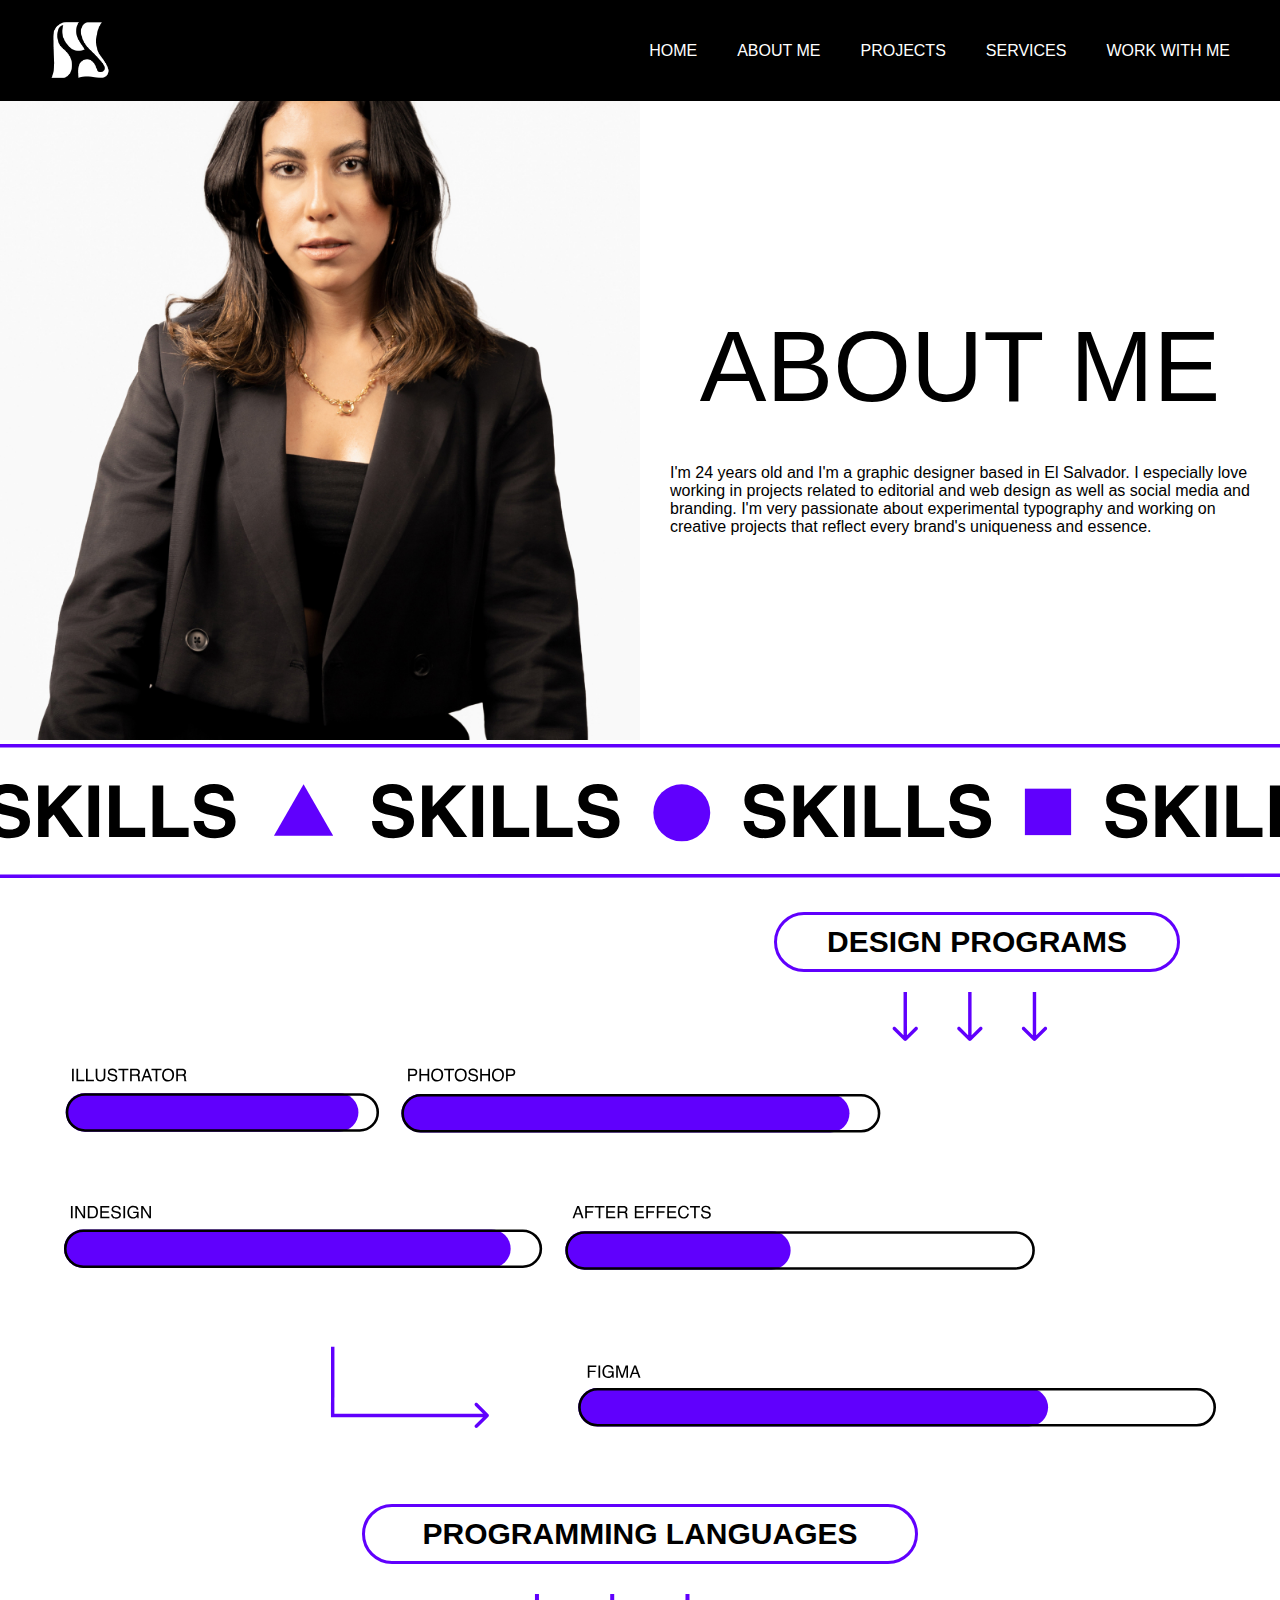
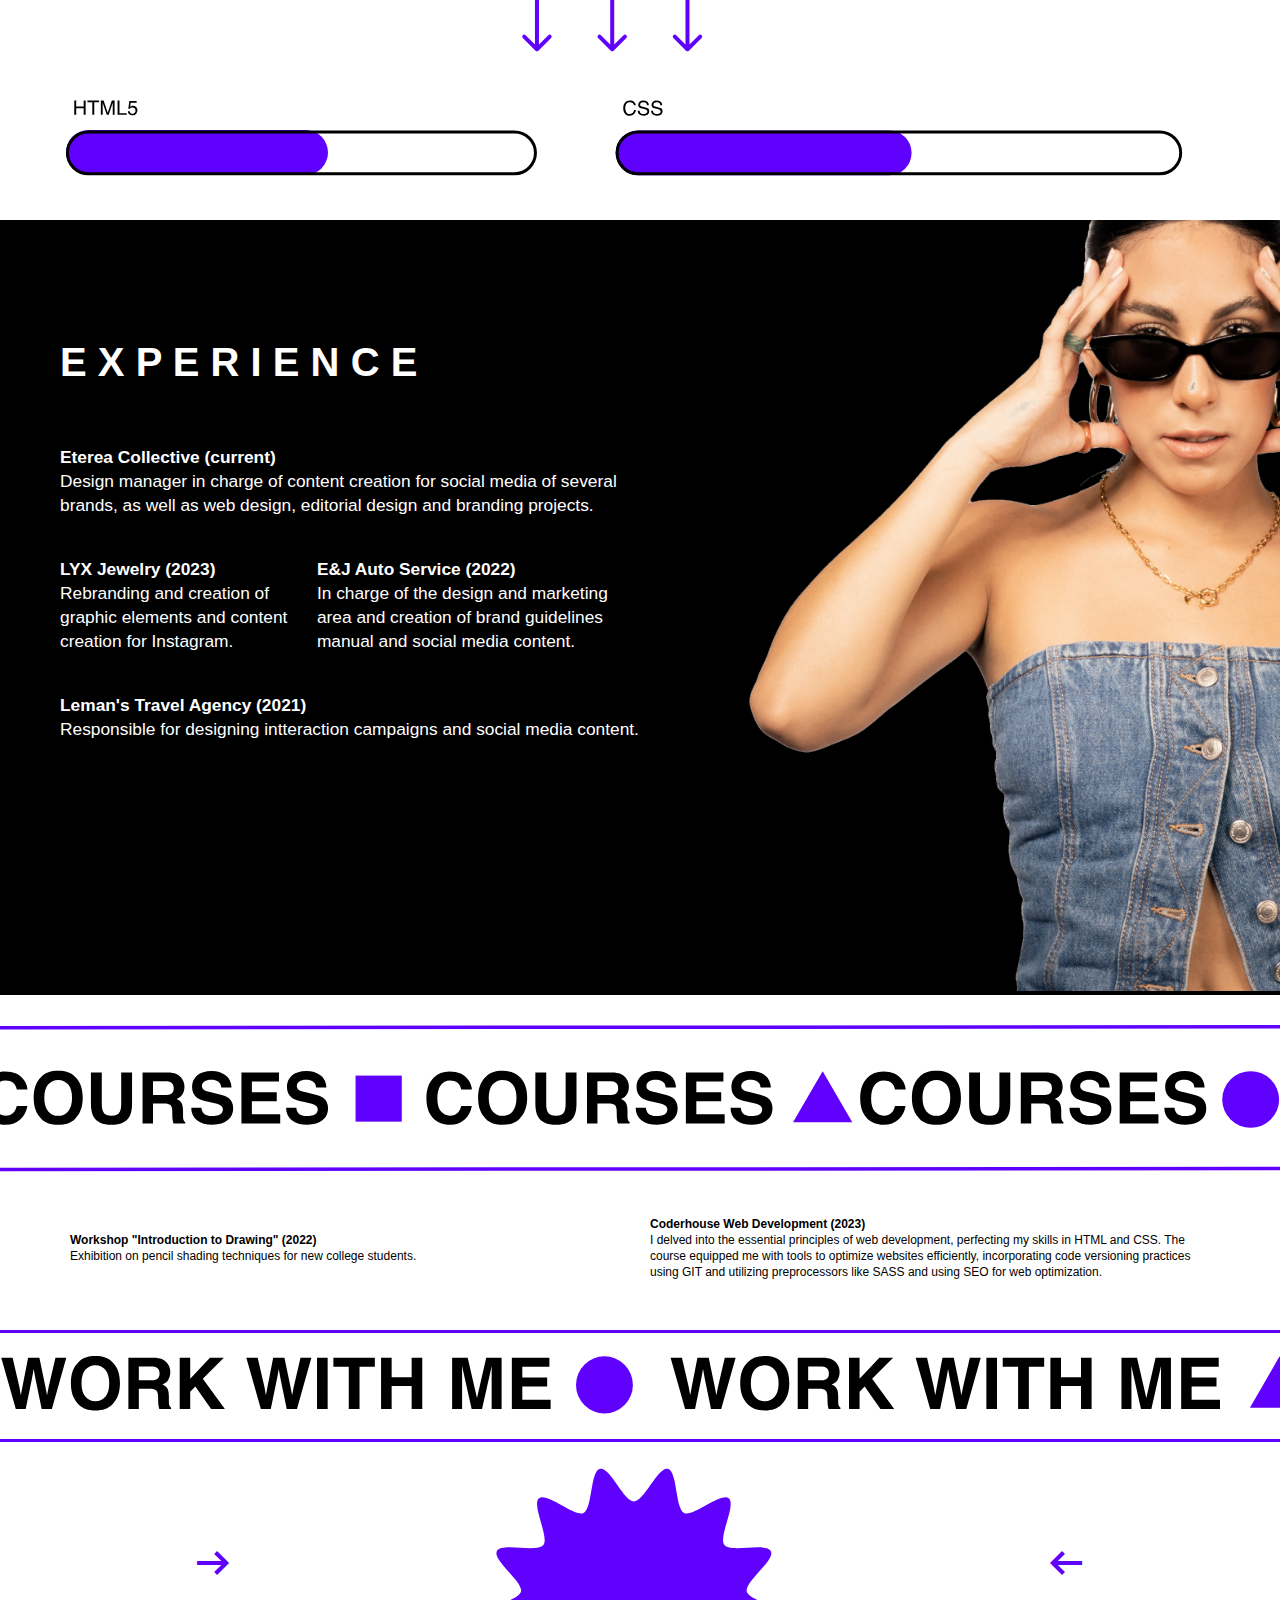
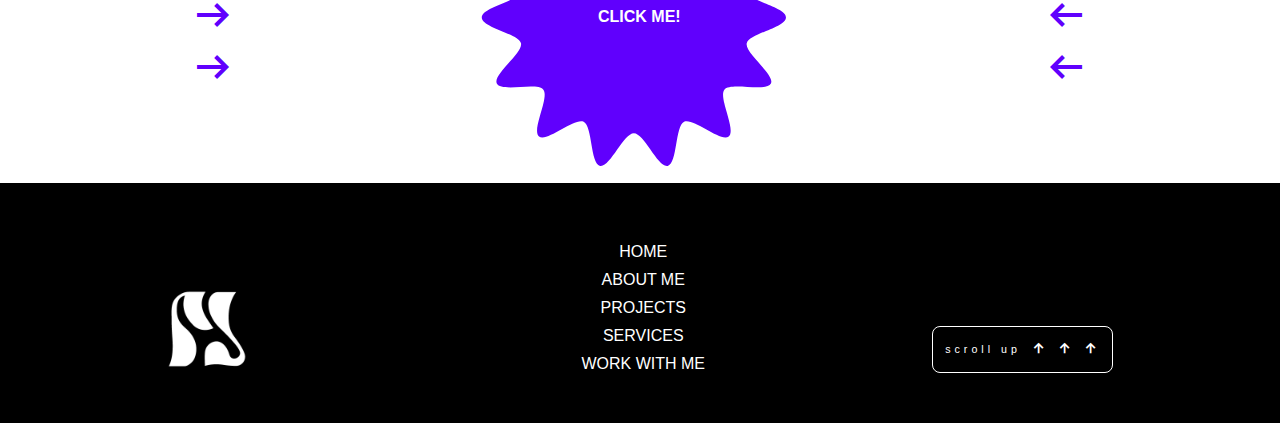
<file: pages/aboutme.html>
<!DOCTYPE html>
<html lang="en">
    <head>
        <!--se enlaza hoja de estilo-->
        <meta charset="UTF-8">
        <meta name="viewport" content="width=device-width, initial-scale=1.0">
        <meta name="description" content="Hello, I'm Maria Jose Guzman and I'm a graphic designer based in El Salvador. I specialize in projects related to web and editorial design, as well as in branding and social media.">
        <meta name="keywords" content="graphic design,brand identity, branding, web design, portfolio, social media design, social media content, editorial design, visual communication, website development">
        <title>Maria Jose Guzman</title> 
        <link rel="stylesheet" href="https://fonts.googleapis.com/css2?family=Material+Symbols+Outlined:opsz,wght,FILL,GRAD@24,400,0,0" />
        <link rel="stylesheet" href="../css/style.css">
</head>
<body> 
    <header> <!--estructura 1--> <!--logo + menu, encabezado-->
        <section class="menu-bar">
            <div id="menu_contenedora">
            <div class="logo"> <!--LOGO-->
                <a href="../index.html">
                <img src="../images/fotos home/MJ LOGO-03.png" alt="logo">
            </div>

            <nav class="main_nav"> <!--menu//links-->
                <ul class="menu">
                    
                    <li><a href="../index.html">HOME</a></li>
                    <li><a href="#scroll-up">ABOUT ME</a></li>
                    <li><a href="../pages/projects.html">PROJECTS</a></li>
                    <li><a href="../pages/services.html">SERVICES</a></li>
                    <li><a href="../pages/workwithme.html">WORK WITH ME</a></li>
                </ul>
            </nav>
        </div>
        </section>
        <section class="mobile-menu">
            <div class="mobile-menu-toggle">&#9776;</div>
        <nav class="nav-menu">
            <ul class="menu-list">
                <li><a href="../index.html">HOME</a></li>
                    <li><a href="#scroll-up">ABOUT ME</a></li>
                    <li><a href="../pages/projects.html">PROJECTS</a></li>
                    <li><a href="../pages/services.html">SERVICES</a></li>
                    <li><a href="../pages/workwithme.html">WORK WITH ME</a></li>
            </ul>
        </nav>
        </section>
    </header>
    <main>
        <section id="scroll-up">
            <article class="aboutme-contenedora">
                <div class="foto-aboutme">
                    <img src="../images/wetransfer_foto-experience-png_2023-11-01_0326/Mask group.jpg" alt="foto about me">
                </div>
                <div class="texto-about-contenedora">
                    <div class="titulo1">
                        <h1>ABOUT ME</h1>
                    </div>
                    <div class="texto-about">
                        <p>I'm 24 years old and I'm a graphic designer based in El Salvador. I especially love working in projects related to editorial and web design as well as social media and branding. I'm very passionate about experimental typography and working on creative projects that reflect every brand's uniqueness and essence.</p>
                    </div>
                </div>
            </article>
        </section>
        <section>
            <article class="about-me-mobile-container">
                <div class="image-and-title">
                    <div class="image-about-me">
                        <img src="../images/foto about me main.jpg" alt="foto about me">
                    </div>
                    <div class="titulo-and-arrows">
                        <h1 class="titulo-about">ABOUT ME</h1>
                        <div class="arrows-down">
                            <img src="../images/fotos projects/arrows down white.svg" alt="arrows white down">
                        </div>
                    </div>
                    <div class="texto-about-mobile">
                        <p>I'm <strong>24 years old</strong> and I'm a <strong>graphic designer </strong>based in <strong>El Salvador.</strong> I especially <strong>love </strong>working in projects related to <strong>editorial and web design</strong> as well as social media and branding. I'm<strong> very passionate</strong> about experimental typography and working on <strong>creative projects</strong> that reflect every brand's <strong>uniqueness and essence.</strong></p>
                    </div>
                </div>
            </article>
        </section>
        <section>
            <div class="titulo2 skills">
                <img src="../images/wetransfer_group-97-svg_2023-10-30_2254/Group 100.svg" alt="skills">
            </div>
            <div class="adobe-contenedora">
                <div class="ap-contenedora">
                    <h4 class="titulo4 titulo-adobe">DESIGN PROGRAMS</h4>
                </div>
                <div class="bar-levels">
                    <img src="../images/wetransfer_group-97-svg_2023-10-30_2254/Group 97.svg" alt="skills bar levels">
                </div>
            </div>
            <div class="pl-contenedora">
                <div class="titulo-contenedora">
                    <h4 class="titulo4 pl-titulo">PROGRAMMING LANGUAGES</h4>
                </div>
                <div class="pl-bars">
                    <img src="../images/wetransfer_group-97-svg_2023-10-30_2254/Group 98.svg">
                </div>
            </div>
            <div class="adobe-contenedora-mobile">
                <div class="ap-contenedora-mobile">
                    <h4 class="titulo4-mobile">DESIGN PROGRAMS</h4>
                </div>
                <div class="bar-levels-mobile">
                    <img src="../images/design programs mobile.svg" alt="skills bar levels">
                </div>
            </div>
            <div class="pl-contenedora-mobile">
                <div class="titulo-contenedora">
                    <h4 class="titulo4-mobile pl-titulo">PROGRAMMING LANGUAGES</h4>
                </div>
                <div class="pl-bars-mobile">
                    <img src="../images/languages mobile.svg" alt="pl languages">
                </div>
            </div>
        </section>
        <section class="experience">
            <div class="experience-contenedora">
                <div class="textos-contenedora textos-exp">
                    <div class="text-wave titulo-experience">
                        <span>E</span>
                        <span>X</span>
                        <span>P</span>
                        <span>E</span>
                        <span>R</span>
                        <span>I</span>
                        <span>E</span>
                        <span>N</span>
                        <span>C</span>
                        <span>E</span>
                    </div>
                    <article class="texto1">
                        <p><strong>Eterea Collective (current)</strong><br>
                            Design manager in charge of content creation for social media of several brands, as well as web design, editorial design and branding projects.</p>
                    </article>
                    <div class="textos-row-container">
                        <article class="texto2">
                            <p> <strong>LYX Jewelry (2023)</strong><br>
                                Rebranding and creation of graphic elements and content creation for Instagram.
                            </p>
                        </article>
                        <article class="texto2">
                            <p> <strong>E&J Auto Service (2022)</strong><br>
                                In charge of the design and marketing area and creation of brand guidelines manual and social media content.
                            </p>
                        </article>
                    </div>
                    <article class="texto1">
                        <p><strong>Leman's Travel Agency (2021)</strong><br>
                            Responsible for designing intteraction campaigns and social media content.</p>
                    </article>
                </div>
                <div class="foto-experience">
                    <img src="../images/wetransfer_foto-experience-png_2023-11-01_0326/foto experience.png">
                </div>
            </div>
        </section>
        <section class="experience-mobile">
            <div class="experience-contenedora-mobile">
                <h3 class="titulo3-mobile textos-exp titulo-exp">EXPERIENCE</h3>
                <article class="arrows-down-left">
                    <img src="../images/fotos projects/arrows down white.svg" alt="arrows down white">
                    </article>
                <div class="textos-contenedora textos-exp">
                    <article class="texto3">
                        <p><strong>Eterea Collective (current)</strong><br>
                            Design manager in charge of content creation for social media of several brands, as well as web design, editorial design and branding projects.</p>
                    </article>
                    <article class="texto3">
                        <p> <strong>LYX Jewelry (2023)</strong><br>
                            Rebranding and creation of graphic elements and content creation for Instagram.
                        </p>
                    </article>
                    <article class="texto3">
                        <p> <strong>E&J Auto Service (2022)</strong><br>
                            In charge of the design and marketing area and creation of brand guidelines manual and social media content.
                        </p>
                    </article>
                    <article class="texto3">
                        <p><strong>Leman's Travel Agency (2021)</strong><br>
                            Responsible for designing intteraction campaigns and social media content.</p>
                    </article>
                </div>
            </div>
            </div>
        </section>
        <section>
            <div class="titulo2 courses">
                <img src="../images/wetransfer_group-97-svg_2023-10-30_2254/Group 99.svg" alt="courses">
            </div>
            <div class="tc-contenedora">
                <article class="texto3">
                    <p><strong>Workshop "Introduction to Drawing" (2022)</strong> <br>
                        Exhibition on pencil shading techniques for new college students.
                    </p>
                </article>
                <article class="texto3">
                    <p><strong>Coderhouse Web Development (2023)</strong><br>
                        I delved into the essential principles of web development, perfecting my skills in HTML and CSS. The course equipped me with tools to optimize websites efficiently, incorporating code versioning practices using GIT and utilizing preprocessors like SASS and using SEO for web optimization.</p>
                </article>
            </div>

        </section>
        <section>
            <div class="titulo2">
                <hr> 
                <img src="../images/fotos home/wetransfer_frame-3-svg_2023-10-28_1946/Frame 3.svg" alt="work with me">
                <hr>
            </div>
            <article class="workwithme_contenedora">
                <div class="arrows_right">
                    <div>
                        <span class="material-symbols-outlined arrows-footer">
                            arrow_right_alt
                            </span>
                    </div>
                    <div>
                        <span class="material-symbols-outlined arrows-footer">
                            arrow_right_alt
                            </span>
                    </div>
                    <div>
                        <span class="material-symbols-outlined arrows-footer">
                            arrow_right_alt
                            </span>
                    </div>
                </div>
                <div class="boton_estrella2_contenedora image-item2">
                    <div class="boton_estrella2">
                        <img src="../images/wetransfer_frame-4-svg_2023-10-28_0032/FIGMA ELEMENTS MJ-02.svg" alt="boton">
                    </div>
                    <div class="link-btn2">
                        <a href="../pages/workwithme.html">CLICK ME!</a>
                    </div>
                </div>
                <div class="arrows_left">
                    <div>
                        <span class="material-symbols-outlined arrows-footer">
                            arrow_left_alt
                            </span>
                    </div>
                    <div>
                        <span class="material-symbols-outlined arrows-footer">
                            arrow_left_alt
                            </span>
                    </div>
                    <div>
                        <span class="material-symbols-outlined arrows-footer">
                            arrow_left_alt
                            </span>
                    </div>
                </div>
            </article>
        </section>
    </main>
    <footer> <!--pie de pagina-->
        <div id="footer_contenedora">
            <div class="logo-footer"> <!--LOGO-->
                <a href="../index.html">
                    <img src="../images/fotos home/MJ LOGO-03.png" alt="logo">
            </div>
            <nav class="menu-footer-contenedora"> <!--menu//links-->
                <ul class="menu_footer">
                    <li><a href="../index.html">HOME</a></li> <!--# sirve para redirigir a tu pagina si aun no hay link-->
                    <li><a href="#scroll-up">ABOUT ME</a></li>
                    <li><a href="../pages/projects.html">PROJECTS</a></li>
                    <li><a href="../pages/services.html">SERVICES</a></li>
                    <li><a href="../pages/workwithme.html">WORK WITH ME</a></li>
                </ul>
            </nav>
            <div class="scroll_up">
                <div class="container-scroll">
                    <a href="#scroll-up">scroll up</a>   
                    <div class="arrows_up">
                        <a href="#scroll-up"><span class="material-symbols-outlined arrows_footer">
                            arrow_upward_alt
                        </span>
                        <span class="material-symbols-outlined arrows_footer">
                            arrow_upward_alt
                        </span>
                        <span class="material-symbols-outlined arrows_footer">
                            arrow_upward_alt
                        </span></a> 
                    </div>
                </div>
            </div>
        </div>
    </footer>
    <script>
        document.addEventListener('DOMContentLoaded', function () {
            var mobileMenuToggle = document.querySelector('.mobile-menu-toggle');
            var navMenu = document.querySelector('.nav-menu');
    
            mobileMenuToggle.addEventListener('click', function () {
                navMenu.style.display = navMenu.style.display === 'block' ? 'none' : 'block';
            });
        });
    </script>
</body>
</html>
</file>
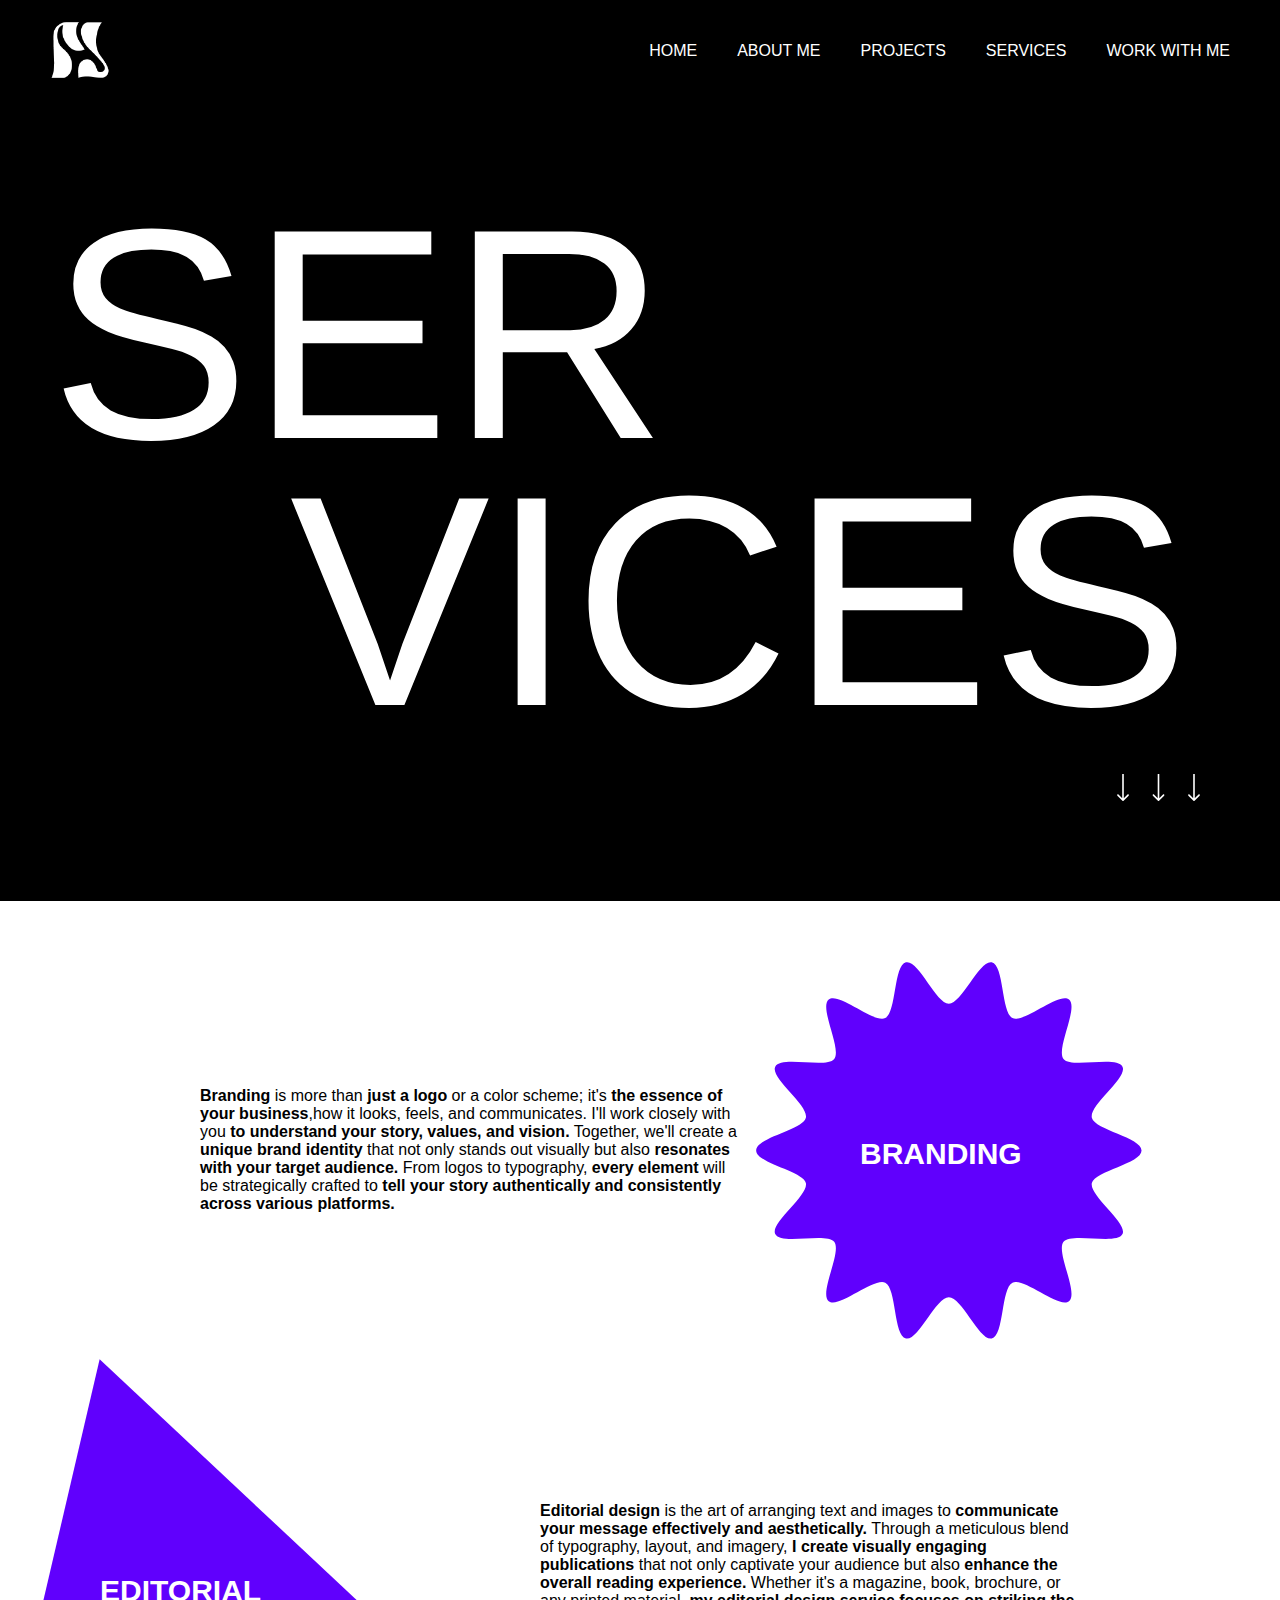
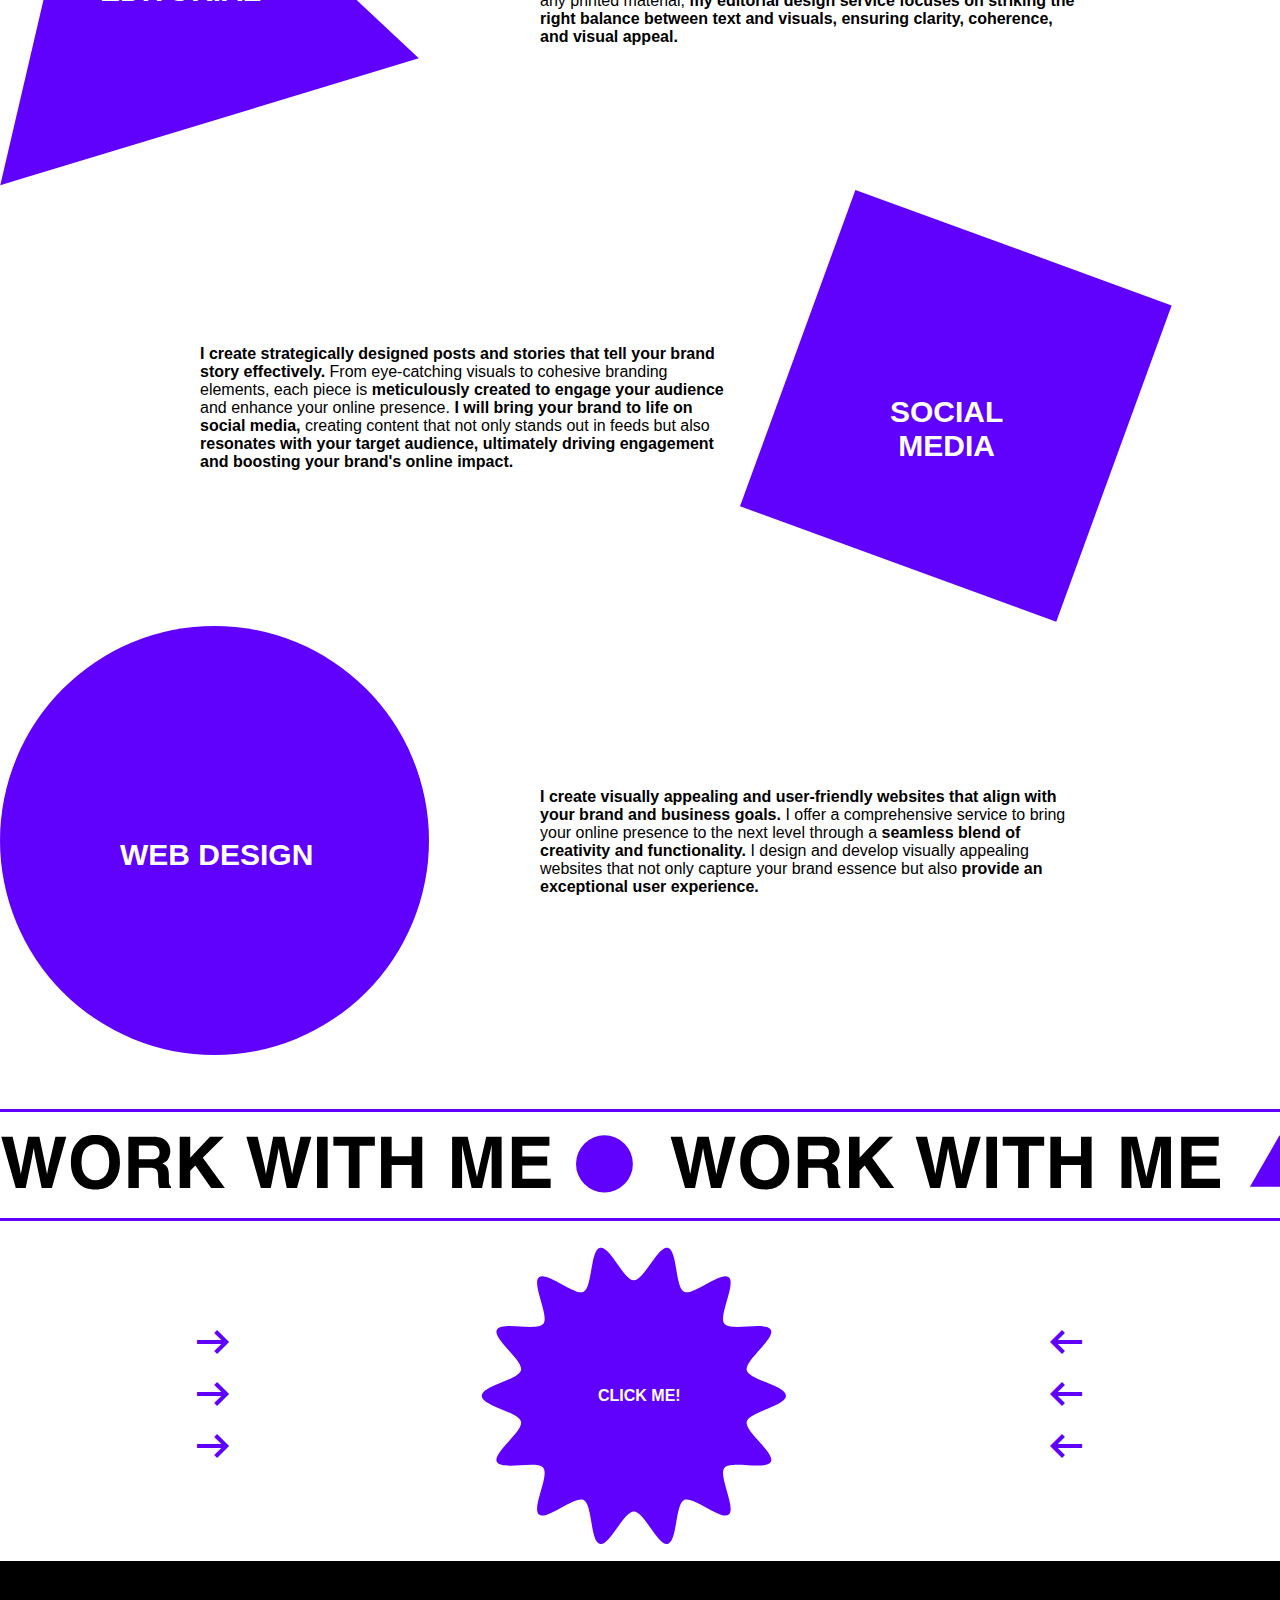
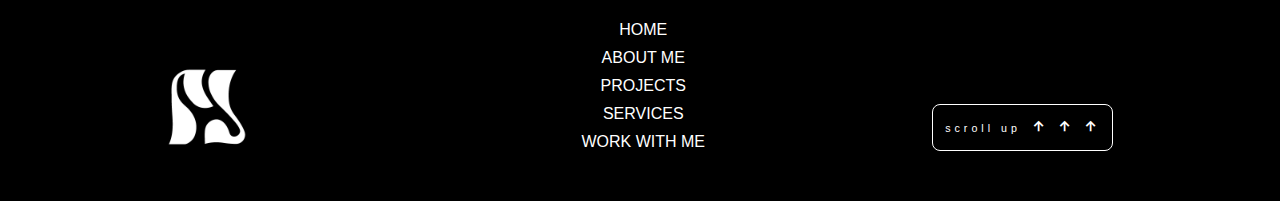
<file: pages/services.html>
<!DOCTYPE html>
<html lang="en">
    <head>
        <!--se enlaza hoja de estilo-->
        <meta charset="UTF-8">
        <meta name="viewport" content="width=device-width, initial-scale=1.0">
        <meta name="description" content="Hello, I'm Maria Jose Guzman and I'm a graphic designer based in El Salvador. I specialize in projects related to web and editorial design, as well as in branding and social media.">
        <meta name="keywords" content="graphic design,brand identity, branding, web design, portfolio, social media design, social media content, editorial design, visual communication, website development">
        <title>Maria Jose Guzman</title> 
        <link rel="stylesheet" href="https://fonts.googleapis.com/css2?family=Material+Symbols+Outlined:opsz,wght,FILL,GRAD@24,400,0,0" />
        <link rel="stylesheet" href="../css/style.css">
</head>
<body> 
    <header> <!--estructura 1--> <!--logo + menu, encabezado-->
        <section class="menu-bar">
            <div id="menu_contenedora">
            <div class="logo"> <!--LOGO-->
                <a href="../index.html">
                <img src="../images/fotos home/MJ LOGO-03.png" alt="logo">
            </div>

            <nav class="main_nav"> <!--menu//links-->
                <ul class="menu">
                    
                    <li><a href="../index.html">HOME</a></li>
                    <li><a href="../pages/aboutme.html">ABOUT ME</a></li>
                    <li><a href="../pages/projects.html">PROJECTS</a></li>
                    <li><a href="#services-main">SERVICES</a></li>
                    <li><a href="../pages/workwithme.html">WORK WITH ME</a></li>
                </ul>
            </nav>
        </div>
        </section>
        <section class="mobile-menu">
            <div class="mobile-menu-toggle">&#9776;</div>
        <nav class="nav-menu">
            <ul class="menu-list">
                <li><a href="../index.html">HOME</a></li>
                    <li><a href="../pages/aboutme.html">ABOUT ME</a></li>
                    <li><a href="../pages/projects.html">PROJECTS</a></li>
                    <li><a href="#services-main">SERVICES</a></li>
                    <li><a href="../pages/workwithme.html">WORK WITH ME</a></li>
            </ul>
        </nav>
        </section>
    </header>
    <main>
        <section id="services-main">
            <article class="services-contenedora">
                <div class="services-titulo-contenedora">
                    <div class="titulo-services1 titulo-services">
                        <h1>SER</h1>
                    </div>
                    <div class="titulo-services2 titulo-services">
                        <h1>VICES</h1>
                    </div>
                </div>
                <div class="arrows-down-white">
                    <img src="../images/fotos projects/arrows down white.svg" alt="arrows white down">
                </div>
            </article>
        </section>
        <section class="services-container">
            <div class="services-description-contenedora">
                <article class="services1">
                    <div class="textos-services">
                        <p><strong>Branding</strong> is more than <strong>just a logo</strong> or a color scheme; it's <strong>the essence of your business</strong>,how it looks, feels, and communicates. I'll work closely with you <strong>to understand your story, values, and vision.</strong> Together, we'll create a <strong>unique brand identity</strong> that not only stands out visually but also <strong>resonates with your target audience.</strong> From logos to typography, <strong>every element</strong> will be strategically crafted to<strong> tell your story authentically and consistently across various platforms.</strong></p>
                    </div>
                    <div class="btn-services-contenedora">
                        <div class="btn-services-image btn-estrella-services">
                            <img src="../images/wetransfer_frame-4-svg_2023-10-28_0032/FIGMA ELEMENTS MJ-02.svg" alt="btn branding">
                        </div>
                        <div class="btn-services-link1">
                            <a href="../pages/projects.html#branding">BRANDING</a>
                        </div>
                    </div>
                </article>
                <article class="services2">
                    <div class="btn-services-contenedora">
                        <div class="btn-services-image btn-triangulo">
                            <img src="../icons/triangle.svg" alt="btn editorial">
                        </div>
                        <div class="btn-services-link2">
                            <a href="../pages/projects.html#editorial">EDITORIAL</a>
                        </div>
                    </div>
                    <div class="textos-services">
                        <p><strong>Editorial design</strong> is the art of arranging text and images to <strong>communicate your message effectively and aesthetically.</strong> Through a meticulous blend of typography, layout, and imagery, <strong>I create visually engaging publications</strong> that not only captivate your audience but also<strong> enhance the overall reading experience.</strong> Whether it's a magazine, book, brochure, or any printed material,<strong> my editorial design service focuses on striking the right balance between text and visuals, ensuring clarity, coherence, and visual appeal.</strong></p>
                    </div>
                </article>
                <article class="services1">
                    <div class="textos-services">
                        <p><strong>I create strategically designed posts and stories that tell your brand story effectively.</strong> From eye-catching visuals to cohesive branding elements, each piece is<strong> meticulously created to engage your audience</strong> and enhance your online presence. <strong>I will bring your brand to life on social media,</strong> creating content that not only stands out in feeds but also <strong>resonates with your target audience, ultimately driving engagement and boosting your brand's online impact.</strong></p>
                    </div>
                    <div class="btn-services-contenedora">
                        <div class="btn-services-image btn-cuadrado">
                            <img src="../icons/Rectangle 2.svg" alt="btn social media">
                        </div>
                        <div class="btn-services-link3">
                            <a href="../pages/projects.html#social-media">SOCIAL<br> MEDIA</a>
                        </div>
                    </div>
                </article>
                <article class="services2">
                    <div class="btn-services-contenedora">
                        <div class="btn-services-image btn-circulo">
                            <img src="../icons/circle.svg" alt="btn web design">
                        </div>
                        <div class="btn-services-link4">
                            <a href="../pages/projects.html#web-design">WEB DESIGN</a>
                        </div>
                    </div>
                    <div class="textos-services">
                        <p><strong>I create visually appealing and user-friendly websites that align with your brand and business goals.</strong> I offer a comprehensive service to bring your online presence to the next level through a <strong>seamless blend of creativity and functionality.</strong> I design and develop visually appealing websites that not only capture your brand essence but also<strong> provide an exceptional user experience.</strong></p>
                    </div>
                </article>
            </div>
        </section>
        <section class="services-mobile-container">
            <div class="services-description-contenedora">
                <article class="services1">
                    <div class="btn-services-contenedora">
                        <div class="btn-services-image btn-estrella-services">
                            <img src="../images/wetransfer_frame-4-svg_2023-10-28_0032/FIGMA ELEMENTS MJ-02.svg" alt="btn branding">
                        </div>
                        <div class="btn-services-link1 btn-services-mobile">
                            <a href="../pages/projects.html#branding">BRANDING</a>
                        </div>
                    </div>
                    <div class="textos-services">
                        <p><strong>Branding</strong> is more than <strong>just a logo</strong> or a color scheme; it's <strong>the essence of your business</strong>,how it looks, feels, and communicates. I'll work closely with you <strong>to understand your story, values, and vision.</strong> Together, we'll create a <strong>unique brand identity</strong> that not only stands out visually but also <strong>resonates with your target audience.</strong> From logos to typography, <strong>every element</strong> will be strategically crafted to<strong> tell your story authentically and consistently across various platforms.</strong></p>
                    </div>
                </article>
                <article class="services2">
                    <div class="btn-services-contenedora">
                        <div class="btn-services-image btn-triangulo">
                            <img src="../icons/triangle.svg" alt="btn editorial">
                        </div>
                        <div class="btn-services-link2 btn-services-mobile2">
                            <a href="../pages/projects.html#editorial">EDITORIAL</a>
                        </div>
                    </div>
                    <div class="textos-services">
                        <p><strong>Editorial design</strong> is the art of arranging text and images to <strong>communicate your message effectively and aesthetically.</strong> Through a meticulous blend of typography, layout, and imagery, <strong>I create visually engaging publications</strong> that not only captivate your audience but also<strong> enhance the overall reading experience.</strong> Whether it's a magazine, book, brochure, or any printed material,<strong> my editorial design service focuses on striking the right balance between text and visuals, ensuring clarity, coherence, and visual appeal.</strong></p>
                    </div>
                </article>
                <article class="services1">
                    <div class="btn-services-contenedora">
                        <div class="btn-services-image btn-cuadrado">
                            <img src="../icons/Rectangle 2.svg" alt="btn social media">
                        </div>
                        <div class="btn-services-link3 btn-services-mobile2">
                            <a href="../pages/projects.html#social-media">SOCIAL<br> MEDIA</a>
                        </div>
                    </div>
                    <div class="textos-services">
                        <p><strong>I create strategically designed posts and stories that tell your brand story effectively.</strong> From eye-catching visuals to cohesive branding elements, each piece is<strong> meticulously created to engage your audience</strong> and enhance your online presence. <strong>I will bring your brand to life on social media,</strong> creating content that not only stands out in feeds but also <strong>resonates with your target audience, ultimately driving engagement and boosting your brand's online impact.</strong></p>
                    </div>
                </article>
                <article class="services2">
                    <div class="btn-services-contenedora">
                        <div class="btn-services-image btn-circulo">
                            <img src="../icons/circle.svg" alt="btn web design">
                        </div>
                        <div class="btn-services-link4 btn-services-mobile">
                            <a href="../pages/projects.html#web-design">WEB DESIGN</a>
                        </div>
                    </div>
                    <div class="textos-services">
                        <p><strong>I create visually appealing and user-friendly websites that align with your brand and business goals.</strong> I offer a comprehensive service to bring your online presence to the next level through a <strong>seamless blend of creativity and functionality.</strong> I design and develop visually appealing websites that not only capture your brand essence but also<strong> provide an exceptional user experience.</strong></p>
                    </div>
                </article>
            </div>
        </section>
        <section>
            <div class="titulo2">
                <hr> 
                <img src="../images/fotos home/wetransfer_frame-3-svg_2023-10-28_1946/Frame 3.svg" alt="work with me">
                <hr>
            </div>
            <article class="workwithme_contenedora">
                <div class="arrows_right">
                    <div>
                        <span class="material-symbols-outlined arrows-footer">
                            arrow_right_alt
                            </span>
                    </div>
                    <div>
                        <span class="material-symbols-outlined arrows-footer">
                            arrow_right_alt
                            </span>
                    </div>
                    <div>
                        <span class="material-symbols-outlined arrows-footer">
                            arrow_right_alt
                            </span>
                    </div>
                </div>
                <div class="boton_estrella2_contenedora image-item2">
                    <div class="boton_estrella2">
                        <img src="../images/wetransfer_frame-4-svg_2023-10-28_0032/FIGMA ELEMENTS MJ-02.svg" alt="boton">
                    </div>
                    <div class="link-btn2">
                        <a href="../pages/workwithme.html">CLICK ME!</a>
                    </div>
                </div>
                <div class="arrows_left">
                    <div>
                        <span class="material-symbols-outlined arrows-footer">
                            arrow_left_alt
                            </span>
                    </div>
                    <div>
                        <span class="material-symbols-outlined arrows-footer">
                            arrow_left_alt
                            </span>
                    </div>
                    <div>
                        <span class="material-symbols-outlined arrows-footer">
                            arrow_left_alt
                            </span>
                    </div>
                </div>
            </article>
        </section>
    </main>
    <footer> <!--pie de pagina-->
        <div id="footer_contenedora">
            <div class="logo-footer"> <!--LOGO-->
                <a href="../index.html">
                    <img src="../images/fotos home/MJ LOGO-03.png" alt="logo">
            </div>
            <nav class="menu-footer-contenedora"> <!--menu//links-->
                <ul class="menu_footer">
                    <li><a href="../index.html">HOME</a></li> <!--# sirve para redirigir a tu pagina si aun no hay link-->
                    <li><a href="../pages/aboutme.html">ABOUT ME</a></li>
                    <li><a href="../pages/projects.html">PROJECTS</a></li>
                    <li><a href="#service-smain">SERVICES</a></li>
                    <li><a href="../pages/workwithme.html">WORK WITH ME</a></li>
                </ul>
            </nav>
            <div class="scroll_up">
                <div class="container-scroll">
                    <a href="#services-main">scroll up</a>   
                    <div class="arrows_up">
                        <a href="#services-main"><span class="material-symbols-outlined arrows_footer">
                            arrow_upward_alt
                        </span>
                        <span class="material-symbols-outlined arrows_footer">
                            arrow_upward_alt
                        </span>
                        <span class="material-symbols-outlined arrows_footer">
                            arrow_upward_alt
                        </span></a> 
                    </div>
                </div>
            </div>
        </div>
    </footer>
    <script>
        document.addEventListener('DOMContentLoaded', function () {
            var mobileMenuToggle = document.querySelector('.mobile-menu-toggle');
            var navMenu = document.querySelector('.nav-menu');
    
            mobileMenuToggle.addEventListener('click', function () {
                navMenu.style.display = navMenu.style.display === 'block' ? 'none' : 'block';
            });
        });
    </script>
</body>
</html>
</file>
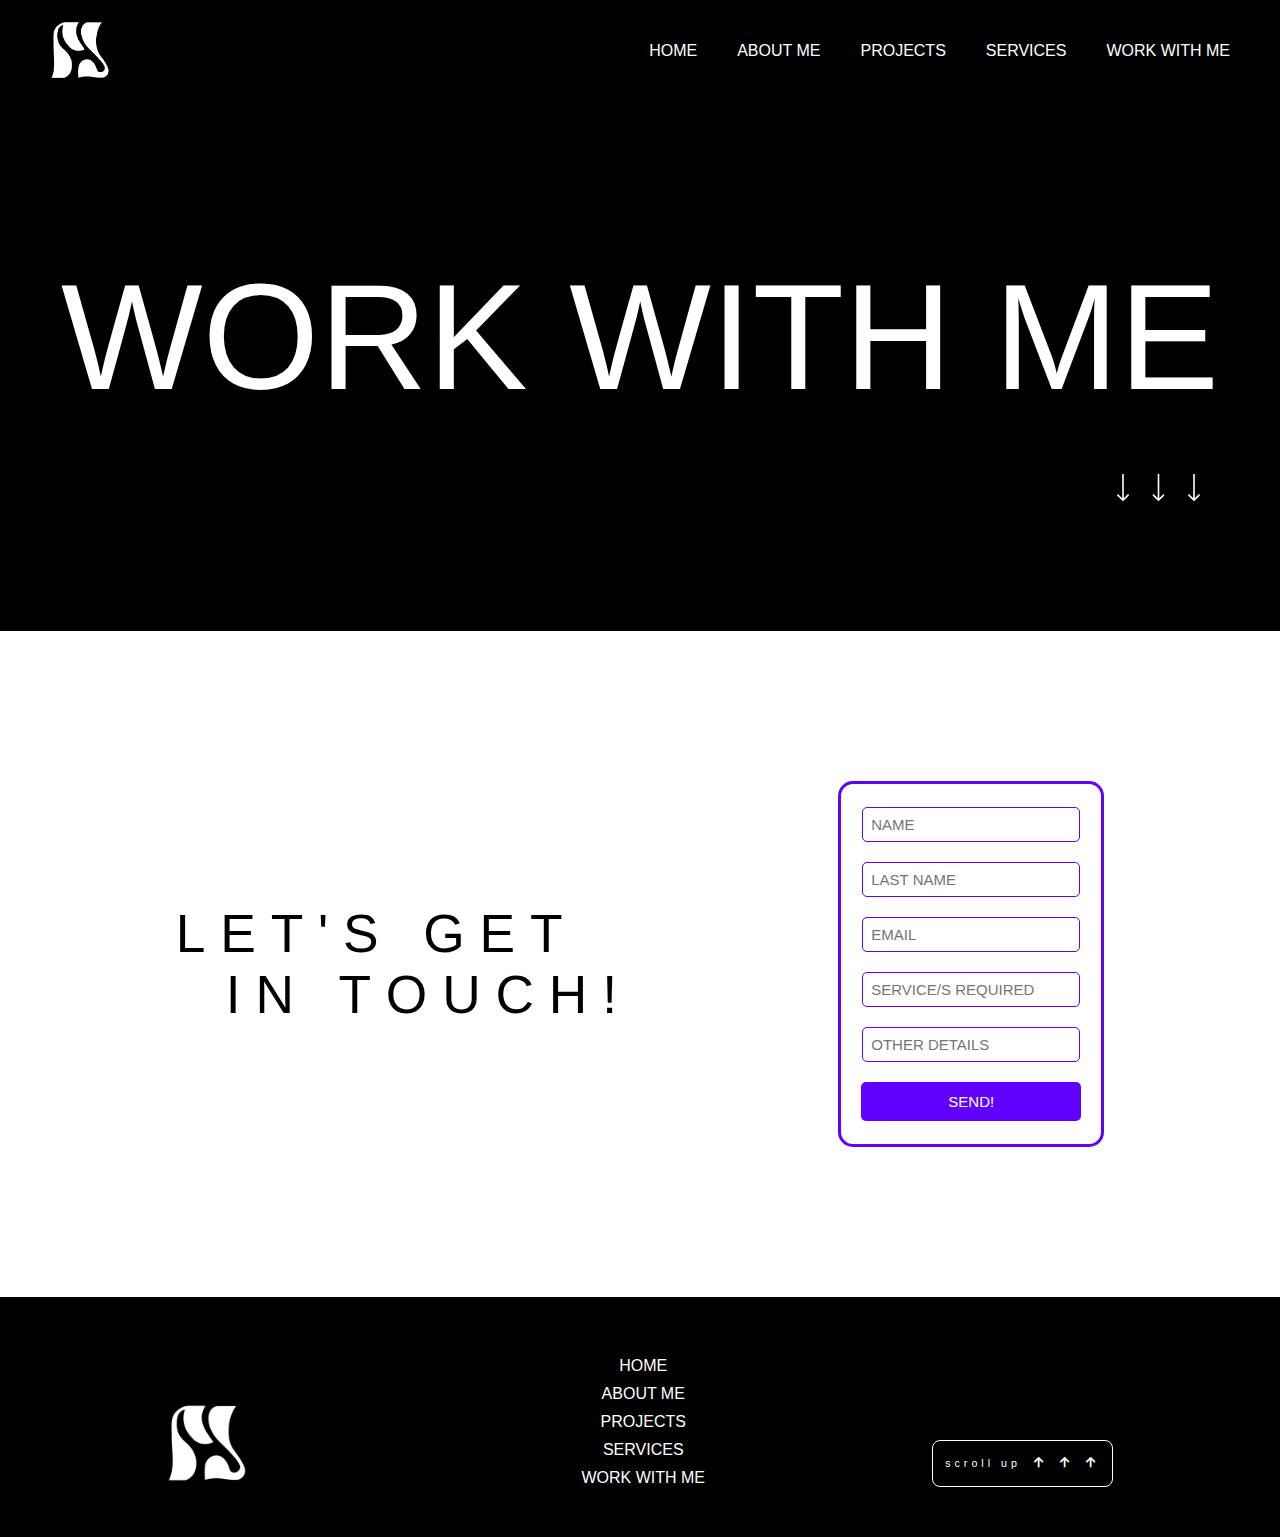
<file: pages/workwithme.html>
<!DOCTYPE html>
<html lang="en">
    <head>
        <!--se enlaza hoja de estilo-->
        <meta charset="UTF-8">
        <meta name="viewport" content="width=device-width, initial-scale=1.0">
        <meta name="description" content="Hello, I'm Maria Jose Guzman and I'm a graphic designer based in El Salvador. I specialize in projects related to web and editorial design, as well as in branding and social media.">
        <meta name="keywords" content="graphic design,brand identity, branding, web design, portfolio, social media design, social media content, editorial design, visual communication, website development">
        <title>Maria Jose Guzman</title> 
        <link rel="stylesheet" href="https://fonts.googleapis.com/css2?family=Material+Symbols+Outlined:opsz,wght,FILL,GRAD@24,400,0,0" />
        <link rel="stylesheet" href="../css/style.css">
</head>
<body> 
    <header> <!--estructura 1--> <!--logo + menu, encabezado-->
        <section class="menu-bar">
            <div id="menu_contenedora">
            <div class="logo"> <!--LOGO-->
                <a href="../index.html">
                <img src="../images/fotos home/MJ LOGO-03.png" alt="logo">
            </div>

            <nav class="main_nav"> <!--menu//links-->
                <ul class="menu">
                    
                    <li><a href="../index.html">HOME</a></li>
                    <li><a href="../pages/aboutme.html">ABOUT ME</a></li>
                    <li><a href="../pages/projects.html">PROJECTS</a></li>
                    <li><a href="../pages/services.html">SERVICES</a></li>
                    <li><a href="../pages/workwithme.html">WORK WITH ME</a></li>
                </ul>
            </nav>
        </div>
        </section>
        <section class="mobile-menu">
            <div class="mobile-menu-toggle">&#9776;</div>
        <nav class="nav-menu">
            <ul class="menu-list">
                <li><a href="../index.html">HOME</a></li>
                    <li><a href="../pages/aboutme.html">ABOUT ME</a></li>
                    <li><a href="../pages/projects.html">PROJECTS</a></li>
                    <li><a href="../pages/services.html">SERVICES</a></li>
                    <li><a href="../pages/workwithme.html">WORK WITH ME</a></li>
            </ul>
        </nav>
        </section>
    </header>
    <main>
        <section id="workwithme-main">
            <article class="workwithme-contenedora">
                <div class="workwithme-titulo">
                    <h1>WORK WITH ME</h1>
                </div>
                <div class="arrows-down-white">
                    <img src="../images/fotos projects/arrows down white.svg" alt="arrows white down">
                </div>
            </article>
        </section>
        <section id="workwithme-main-mobile">
            <article class="workwithme-contenedora-mobile">
                <div class="workwithme-titulo-mobile">
                    <div class="titulo1-work">
                        <h1>WORK WITH</h1>
                    </div>
                    <div class="titulo2-work">
                        <h1>ME</h1>
                    </div>
                </div>
                <div class="arrows-down-white-mobile">
                    <img src="../images/fotos projects/arrows down white.svg" alt="arrows white down">
                </div>
            </article>
        </section>
        <section>
            <div class="content-workwithme">
                <article class="subtitle-contenedora">
                    <div class="subtitle1 text-wave2">
                        <span>L</span>
                        <span>E</span>
                        <span>T</span>
                        <span>'</span>
                        <span>S</span>
                        <span>&nbsp;</span>
                        <span>G</span>
                        <span>E</span>
                        <span>T</span>
                        
                    </div>
                    <div class="subtitle2 text-wave2">
                        <span>I</span>
                        <span>N</span>
                        <span>&nbsp;</span>
                        <span>T</span>
                        <span>O</span>
                        <span>U</span>
                        <span>C</span>
                        <span>H</span>
                        <span>!</span>
                        
                    </div>
                </article>
                <div class="wave-line-work-mobile">
                    <img src="../images/wetransfer_frame-4-svg_2023-10-28_0032/FIGMA ELEMENTS MJ-01.svg" alt="wave line">
                </div>
                <article class="contact-form">
                    <div class="contact-info-ind">
                        <form action="submit_form.php">
                            <input type="text" placeholder="NAME" style="border: solid #6000fd;border-radius: 5px; border-width: 1.5px; padding:8px; font-size: 15px; width: 200px;">
                        </form>
                    </div>
                    <div class="contact-info-ind">
                        <form action="submit_form.php">
                            <input type="text" placeholder="LAST NAME" style="border: solid #6000fd;border-radius: 5px; border-width: 1.5px; padding:8px; font-size: 15px; width: 200px;">
                        </form>
                    </div>
                    <div class="contact-info-ind">
                        <form action="submit_form.php">
                            <input type="text" placeholder="EMAIL" style="border: solid #6000fd;border-radius: 5px; border-width: 1.5px; padding:8px; font-size: 15px; width: 200px;">
                        </form>
                    </div>
                    <div class="contact-info-ind">
                        <form action="submit_form.php">
                            <input type="text" placeholder="SERVICE/S REQUIRED" style="border: solid #6000fd;border-radius: 5px; border-width: 1.5px; padding:8px; font-size: 15px; width: 200px;">
                        </form>
                    </div>
                    <div class="contact-info-ind">
                        <form action="submit_form.php">
                            <input type="text" placeholder="OTHER DETAILS" style="border: solid #6000fd;border-radius: 5px; border-width: 1.5px; padding:8px; font-size: 15px; width: 200px;">
                        </form>
                    </div>
                    <div class="btn-submit">
                        <input type="submit" value="SEND!" style="background-color: #6000fd; color: white; border: solid #6000fd; width: 220px; border-radius: 5px; padding: 8px; font-size: 15px;">
                    </div>
                </article>
            </div>
        </section>
    </main>
    <footer> <!--pie de pagina-->
        <div id="footer_contenedora">
            <div class="logo-footer"> <!--LOGO-->
                <a href="../index.html">
                    <img src="../images/fotos home/MJ LOGO-03.png" alt="logo">
            </div>
            <nav class="menu-footer-contenedora"> <!--menu//links-->
                <ul class="menu_footer">
                    <li><a href="../index.html">HOME</a></li> <!--# sirve para redirigir a tu pagina si aun no hay link-->
                    <li><a href="../pages/aboutme.html">ABOUT ME</a></li>
                    <li><a href="../pages/projects.html">PROJECTS</a></li>
                    <li><a href="../pages/services.html">SERVICES</a></li>
                    <li><a href="../pages/workwithme.html">WORK WITH ME</a></li>
                </ul>
            </nav>
            <div class="scroll_up">
                <div class="container-scroll">
                    <a href="../pages/workwithme.html">scroll up</a>   
                    <div class="arrows_up">
                        <a href="../pages/workwithme.html"><span class="material-symbols-outlined arrows_footer">
                            arrow_upward_alt
                        </span>
                        <span class="material-symbols-outlined arrows_footer">
                            arrow_upward_alt
                        </span>
                        <span class="material-symbols-outlined arrows_footer">
                            arrow_upward_alt
                        </span></a> 
                    </div>
                </div>
            </div>
        </div>
    </footer>
    <script>
        document.addEventListener('DOMContentLoaded', function () {
            var mobileMenuToggle = document.querySelector('.mobile-menu-toggle');
            var navMenu = document.querySelector('.nav-menu');
    
            mobileMenuToggle.addEventListener('click', function () {
                navMenu.style.display = navMenu.style.display === 'block' ? 'none' : 'block';
            });
        });
    </script>
</body>
</html>
</file>
<file: css/style.css>
/*IMPORTS*/
/*HEADER*/
#menu_contenedora {
  padding-left: 50px;
  padding-right: 50px;
  padding-top: 20px;
  padding-bottom: 20px;
  display: flex;
  flex-direction: row;
  align-items: center;
  justify-content: space-between;
}

header nav ul li {
  display: inline-block;
}

.menu {
  list-style: none;
  font-family: helvetica;
  display: flex;
  flex-direction: row;
  gap: 40px;
}

a {
  color: white;
  text-decoration: none;
}

header {
  background-color: black;
  position: sticky;
  top: 0;
  z-index: 100;
}

nav ul li {
  list-style: none;
}

.logo {
  zoom: 0.3;
}

.logo img:hover {
  transform: rotate(-20deg);
}

/*RESET CSS*/
* {
  margin: 0;
  padding: 0;
  font-family: Arial, Helvetica, sans-serif;
}

/*FOOTER*/
footer {
  background-color: black;
  padding-top: 50px;
  padding-bottom: 50px;
}

#footer_contenedora {
  display: flex;
  justify-content: space-evenly;
  align-items: flex-end;
}

.menu_footer {
  text-align: center;
  padding-right: 60px;
  display: flex;
  flex-direction: column;
  gap: 10px;
}

.arrows_footer {
  color: white;
}

.logo-footer img {
  zoom: 0.4;
}

.logo-footer img:hover {
  transform: rotate(-20deg);
}

.scroll_up {
  display: flex;
  flex-direction: row;
  align-items: flex-end;
  gap: 10px;
  letter-spacing: 5px;
  font-size: smaller;
  zoom: 0.8;
}

.container-scroll {
  display: flex;
  flex-direction: row;
  align-items: center;
  gap: 10px;
  border: solid white;
  border-width: 1px;
  padding: 15px;
  border-radius: 10px;
}

/*HOME*/
.main-page {
  background-color: black;
  padding-top: 100px;
  padding-bottom: 60px;
}

.titulo-princiapal {
  color: white;
  text-align: center;
  font-size: 120px;
}

.nombre1 {
  display: block;
  text-align: left;
  padding-left: 50px;
}

.nombre3 {
  display: block;
  text-align: left;
  padding-left: 200px;
}

.name-container h1 {
  display: block;
  padding-bottom: 40px;
  line-height: 100px;
  margin-left: 70px;
  font-weight: 400;
}

.scroll-down {
  color: white;
  font-size: 20px;
  letter-spacing: 5px;
  font-weight: lighter;
}

.arrows-white {
  color: white;
}

.scroll-down-contenedora {
  display: flex;
  flex-direction: row;
  align-items: center;
  gap: 10px;
  justify-content: center;
  padding-bottom: 60px;
}

.texto_contenedora {
  font-weight: bold;
  display: flex;
  justify-content: center;
  padding-top: 30px;
  padding-bottom: 30px;
  margin-left: 250px;
  margin-right: 250px;
}

.boton_estrella img {
  max-width: 20%;
}

.boton_estrella img:hover {
  transform: rotate(180deg);
  transition: 2s;
}

.boton_estrella_contenedora {
  position: relative;
}

.link-btn {
  position: absolute;
  top: 50%;
  left: 50%;
  transform: translate(-50%, -50%);
  padding: 20px;
  text-align: center;
  font-weight: bold;
}

#foto-yo {
  max-width: 100%;
  display: flex;
  justify-self: center;
}

#foto-yo img {
  max-width: 80%;
  height: auto;
}

.wave-line img {
  max-width: 100%;
}

.about-me-home {
  display: grid;
  grid-template-columns: 40% 60%;
  align-items: center;
  padding-bottom: 50px;
}

.image-item {
  text-align: center;
}

.image-item img {
  max-width: 80%;
  height: auto;
}

.titulo2 img {
  max-width: 100%;
}

hr {
  border: none;
  border-top: 3px solid #6000fd;
  margin: 10px 0;
  max-width: 100%;
}

#foto-work img {
  max-width: 80%;
}

#foto-work {
  text-align: center;
}

.boton_cuadrado1 {
  gap: 10px;
  background-color: #6000fd;
  padding: 15px;
  text-align: center;
  border-radius: 10px;
  width: 150px;
  height: 40px;
  position: absolute;
  top: 50%;
  left: 50%;
  transform: translate(-50%, -50%);
  padding: 10px 20px;
  font-weight: bold;
  display: flex;
  align-items: center;
}

.mywork_contenedora {
  position: relative;
  display: inline-block;
}

.texto_mywork {
  font-weight: light;
  font-size: 15px;
  display: flex;
  justify-content: flex-end;
  padding-right: 140px;
  padding-top: 20px;
  padding-bottom: 30px;
  margin-left: 500px;
}

a:hover {
  text-decoration: underline;
}

#logo-footer img {
  max-width: 30%;
}

.titulo3 {
  font-size: 40px;
  padding-left: 80px;
  padding-bottom: 20px;
}

.services img {
  max-width: 80%;
}

.services {
  text-align: center;
}

.arrow img {
  zoom: 0.7;
}

.btn-services {
  background-color: #6000fd;
  padding: 15px;
  text-align: center;
  border-radius: 10px;
  width: 130px;
  height: 50px;
  font-weight: bold;
  display: flex;
  align-items: center;
}

.arrow-and-btn {
  display: flex;
  flex-direction: row;
  justify-content: flex-end;
  gap: 30px;
  padding-top: 40px;
  padding-bottom: 40px;
  padding-right: 90px;
}

.boton_estrella2 img {
  max-width: 80%;
}

.boton_estrella2 {
  text-align: center;
}

.boton_estrella2 img:hover {
  transform: rotate(180deg);
  transition: 2s;
}

.boton_estrella2_contenedora {
  position: relative;
}

.link-btn2 {
  position: absolute;
  top: 50%;
  left: 50%;
  transform: translate(-50%, -50%);
  text-align: center;
  font-weight: bold;
}

.workwithme_contenedora {
  display: grid;
  grid-template-columns: 33.3% 33.3% 33.3%;
  align-items: center;
  text-align: center;
}

.arrows-footer {
  color: #6000fd;
  zoom: 2;
}

/* ABOUT ME */
.foto-aboutme img {
  max-width: 100%;
}

.titulo1 h1 {
  font-size: 100px;
  font-weight: 400;
}

.text-wave {
  display: inline-block;
}

.text-wave:hover span {
  display: inline-block;
  opacity: 100;
  transform-origin: 50% 50%;
  animation: wave 1.5s infinite ease-in-out;
}

.text-wave span:nth-child(1) {
  animation-delay: 0.1s;
}

.text-wave span:nth-child(2) {
  animation-delay: 0.2s;
}

.text-wave span:nth-child(3) {
  animation-delay: 0.3s;
}

.text-wave span:nth-child(4) {
  animation-delay: 0.4s;
}

.text-wave span:nth-child(5) {
  animation-delay: 0.5s;
}

.text-wave span:nth-child(6) {
  animation-delay: 0.6s;
}

@keyframes wave {
  0%, 100% {
    transform: translateY(0);
  }
  25%, 75% {
    transform: translateY(-20px);
    opacity: 1;
  }
  50% {
    transform: translateY(0);
  }
}
.aboutme-contenedora {
  display: grid;
  grid-template-columns: 50% 50%;
}

.texto-about-contenedora {
  display: flex;
  flex-direction: column;
  justify-content: center;
  align-items: center;
  row-gap: 40px;
}
.texto-about-contenedora .texto-about {
  padding-left: 30px;
  padding-right: 30px;
}

.texto-about-me {
  font-size: 15px;
  padding-inline: 60px;
}

.titulo4 {
  font-size: 30px;
  text-align: center;
  border: solid #6000fd;
  border-radius: 50px;
  width: 400px;
  padding-top: 10px;
  padding-bottom: 10px;
}

.bar-levels img {
  max-width: 90%;
  margin-left: 30px;
  margin-right: 30px;
}

.bar-levels {
  text-align: center;
}

.ap-contenedora {
  display: flex;
  flex-direction: row;
  justify-content: flex-end;
  padding-top: 30px;
  padding-bottom: 20px;
  padding-right: 100px;
}

.titulo-contenedora {
  display: flex;
  flex-direction: row;
  justify-content: center;
}

.pl-titulo {
  width: 550px;
}

.pl-bars img {
  max-width: 90%;
  padding-top: 30px;
  margin-left: 65px;
}

.pl-contenedora {
  padding-top: 40px;
  padding-bottom: 40px;
}

.experience {
  background-color: black;
}

.textos-exp {
  color: white;
  margin-left: 60px;
  padding-top: 80px;
}

.titulo-experience {
  font-size: 40PX;
  padding-top: 40PX;
  padding-bottom: 60PX;
  font-weight: 700;
}

.experience-contenedora {
  display: grid;
  grid-template-columns: 50% 50%;
}

.foto-experience img {
  width: 100%;
}

.texto1, .texto2 {
  font-size: 13pt;
  line-height: 18pt;
}

.titulo-exp {
  font-size: 60px;
  padding-bottom: 40px;
  padding-top: 40px;
}

.textos-row-container {
  display: flex;
  gap: 20px;
  padding-top: 40px;
  padding-bottom: 40px;
}

.courses {
  padding-top: 30px;
  padding-bottom: 40px;
}

.tc-contenedora {
  display: grid;
  grid-template-columns: 50% 50%;
  gap: 20px;
  align-items: center;
  justify-content: center;
  margin-left: 80px;
  margin-right: 80px;
  padding-bottom: 40px;
}

.texto3 {
  font-size: 12px;
  line-height: 16px;
}

/*PROJECTS*/
.scroll-button a {
  color: #6000fd;
  font-size: 20px;
  font-weight: bold;
}

.titulo-projects h1 {
  color: white;
  font-size: 220px;
  font-weight: 400;
  text-align: center;
}

.main-page-contenedora {
  padding-top: 100px;
  padding-bottom: 110px;
}

.main-page-projects {
  background-color: black;
}

.arrows-down-white {
  zoom: 0.4;
  display: flex;
  justify-content: flex-end;
  margin-right: 200px;
}

.btn-branding {
  border: solid #6000fd;
  width: 200px;
  height: 60px;
  border-radius: 10px;
  border-width: 2pt;
  text-align: center;
  display: flex;
  justify-content: center;
  align-items: center;
  font-weight: bold;
  padding-left: 30px;
  padding-right: 30px;
}

.arrow-right-down img {
  zoom: 0.4;
}

.branding-contenedora {
  display: flex;
  flex-direction: row;
  justify-content: center;
  align-items: center;
  gap: 40px;
}

.btn-editorial a {
  background-color: #6000fd;
  color: white;
  border-radius: 10px;
  padding-top: 20px;
  padding-bottom: 20px;
  padding-left: 45px;
  padding-right: 45px;
}

.arrows-down-purple {
  zoom: 0.4;
}

.editorial-contenedora {
  padding-top: 40px;
  display: flex;
  flex-direction: row;
  justify-content: center;
  align-items: center;
  gap: 40px;
  margin-left: 40PX;
}

.btn-webdesign {
  border: solid #6000fd;
  width: 210px;
  height: 60px;
  border-radius: 10px;
  border-width: 2pt;
  text-align: center;
  display: flex;
  justify-content: center;
  align-items: center;
  font-weight: bold;
}

.arrow-down-right {
  zoom: 0.4;
}

.web-design-contenedora {
  display: flex;
  flex-direction: row;
  justify-content: center;
  align-items: center;
  gap: 40px;
  margin-top: 40px;
}

.btn-socialmedia a {
  background-color: #6000fd;
  color: white;
  border-radius: 10px;
  padding-top: 20px;
  padding-bottom: 20px;
  padding-left: 130px;
  padding-right: 130px;
}

.social-media-contenedora {
  display: flex;
  flex-direction: row;
  justify-content: center;
  align-items: center;
  gap: 40px;
  margin-top: 40px;
  margin-left: 30px;
}

.projects-categories {
  margin-bottom: 100px;
  margin-top: 100px;
}

.branding-prjcts-contenedora {
  margin-top: 40px;
}

.foto-projects img {
  max-width: 95%;
  height: 60vh;
  object-fit: cover;
}

.foto-projects img:hover {
  transform: rotate(-10deg);
  transition: 0.3s;
}

.prjcts-branding:hover {
  transform: rotate(-10deg);
  transition: 0.3s;
}

.prjcts-branding {
  position: relative;
  text-align: center;
  color: white;
}

.branding-prjcts-contenedora {
  display: grid;
  grid-template-columns: 33.3% 33.3% 33.3%;
  grid-template-rows: auto;
  row-gap: 15px;
}

#editorial {
  background-color: black;
}

.editorial-titulo {
  color: white;
}

.editorial-titulo-contenedora {
  display: flex;
  justify-content: center;
  align-items: center;
  padding-top: 100px;
  padding-bottom: 60px;
}

.arrow-left-down {
  zoom: 0.4;
}

.titulo6 {
  color: white;
  text-align: center;
  padding-bottom: 10px;
}

.titulo7 {
  color: black;
  text-align: center;
  padding-top: 20px;
  padding-bottom: 10px;
}

.titulo9 {
  color: white;
  padding-bottom: 10px;
}

.tahuila {
  background-color: rgb(236, 210, 57);
}

.foto-projects2 img {
  max-width: 100%;
  height: 50.5vh;
  object-fit: cover;
  aspect-ratio: 4/3;
  padding-bottom: 10px;
}

.foto-projects2 img:hover {
  transform: rotate(-10deg);
  transition: 0.3s;
}

.foto-projects3 img:hover {
  transform: rotate(-10deg);
  transition: 0.3s;
}

.editorialprjcts-container1 {
  display: flex;
  flex-direction: column;
  align-items: end;
  gap: 20px;
}

.editorialprjcts-container2 {
  display: flex;
  flex-direction: column;
  gap: 20px;
}

.foto-projects3 img {
  max-width: 70%;
  height: 60vh;
  object-fit: cover;
  aspect-ratio: 4/3;
  padding-bottom: 10px;
}

.editorial-prjcts-contenedora {
  display: grid;
  grid-template-columns: 50% 50%;
  grid-template-rows: auto;
  align-content: center;
  column-gap: 20px;
  padding-bottom: 100px;
}

.editorial-fotos img {
  height: 80vh;
}

.total-manual img {
  background-color: whitesmoke;
}

.serinssa-manual img {
  background-color: whitesmoke;
}

.web-container1 {
  display: flex;
  flex-direction: column;
  align-items: center;
  margin-top: 100px;
}

.web-container2 {
  display: flex;
  flex-direction: column;
  align-items: center;
  gap: 40px;
}

.web-prjcts-contenedora {
  display: grid;
  grid-template-columns: 50% 50%;
}

.web-grid img {
  max-width: 100%;
  height: 100vh;
  background-color: #6000fd;
}

#web-design {
  margin-top: 40px;
}

.socialmedia-container1 {
  display: flex;
  flex-direction: row;
  gap: 20px;
  justify-content: flex-start;
  margin-left: 40px;
}

.socialmedia-container2 {
  display: flex;
  flex-direction: row;
  gap: 20px;
  justify-content: flex-end;
  margin-right: 40px;
}

.titulo8 {
  text-align: center;
  padding-bottom: 10px;
}

.social-grid img {
  max-width: 100%;
  height: 50vh;
  object-fit: cover;
  aspect-ratio: 1.1;
}

.social-prjcts-contenedora {
  display: grid;
  grid-template-rows: 50% 50%;
  row-gap: 20px;
  padding-bottom: 100px;
}

.socialmedia-titulo {
  padding-bottom: 100px;
}

/*SERVICES*/
#services-main {
  background-color: black;
  padding-top: 100px;
  padding-bottom: 100px;
}

.titulo-services h1 {
  color: white;
  font-size: 300px;
  line-height: 200pt;
  font-weight: 400;
}

.services-titulo-contenedora {
  display: flex;
  flex-direction: column;
  align-items: center;
  padding-bottom: 40px;
}

.titulo-services1 {
  display: flex;
  align-self: flex-start;
  margin-left: 50px;
}

.titulo-services2 {
  margin-left: 200px;
}

.btn-services-image img {
  max-width: 80%;
}

.btn-estrella-services img:hover {
  transform: rotate(180deg);
  transition: 2s;
}

.btn-triangulo img:hover {
  transform: rotate(-15deg);
  transition: 0.5s;
}

.btn-cuadrado img:hover {
  transform: rotate(-30deg);
  transition: 0.5s;
}

.btn-circulo img:hover {
  transform: scale(1.2, 1.2);
}

.services1 {
  display: grid;
  grid-template-columns: 50% 50%;
  align-items: center;
  margin-left: 200px;
}

.services2 {
  display: grid;
  grid-template-columns: 50% 50%;
  align-items: center;
  margin-right: 200px;
}

.textos-services {
  font-size: 12pt;
}

.btn-services-contenedora {
  position: relative;
  text-align: left;
  color: white;
}

.btn-services-link1 {
  position: absolute;
  top: 47%;
  left: 120px;
  text-align: center;
  font-weight: bold;
  font-size: 30px;
}

.btn-services-link3 {
  position: absolute;
  top: 47%;
  left: 150px;
  text-align: center;
  font-weight: bold;
  font-size: 30px;
}

.btn-services-link2 {
  position: absolute;
  top: 50%;
  left: 100px;
  text-align: center;
  font-weight: bold;
  font-size: 30px;
}

.btn-services-link4 {
  position: absolute;
  top: 49%;
  left: 120px;
  text-align: center;
  font-weight: bold;
  font-size: 30px;
}

.services-description-contenedora {
  padding-top: 40px;
  padding-bottom: 40px;
}

/*WORK WITH ME*/
#workwithme-main {
  background-color: black;
}

.workwithme-titulo h1 {
  color: white;
  font-size: 150px;
  padding-bottom: 50px;
  font-weight: 400;
}

.workwithme-titulo {
  text-align: center;
}

.workwithme-contenedora {
  padding-top: 150px;
  padding-bottom: 130px;
}

.subtitle-contenedora {
  font-size: 40pt;
  font-weight: 400;
  display: flex;
  flex-direction: column;
}

.text-wave2 {
  display: inline-block;
}

.text-wave2 span {
  display: inline-block;
  opacity: 100;
  transform-origin: 50% 50%;
  animation: wave 1.5s infinite ease-in-out;
}

.text-wave2 span:nth-child(1) {
  animation-delay: 0.1s;
}

.text-wave2 span:nth-child(2) {
  animation-delay: 0.2s;
}

.text-wave2 span:nth-child(3) {
  animation-delay: 0.3s;
}

.text-wave2 span:nth-child(4) {
  animation-delay: 0.4s;
}

.text-wave2 span:nth-child(5) {
  animation-delay: 0.5s;
}

.text-wave2 span:nth-child(6) {
  animation-delay: 0.6s;
}

@keyframes wave {
  0%, 100% {
    transform: translateY(0);
  }
  25%, 75% {
    transform: translateY(-20px);
    opacity: 1;
  }
  50% {
    transform: translateY(0);
  }
}
.content-workwithme {
  display: flex;
  justify-content: space-evenly;
  align-items: center;
  padding-top: 150px;
  padding-bottom: 150px;
}

.subtitle1 {
  margin-right: 100px;
}

.subtitle2 {
  margin-left: 50px;
}

.contact-form {
  border: solid #6000fd;
  border-radius: 15px;
  width: 260px;
  height: 360px;
  text-align: center;
  display: flex;
  flex-direction: column;
  justify-content: center;
  gap: 20px;
}

.btn-submit {
  color: #6000fd;
}

/*MOBILE*/
.about-me-home-mobile {
  display: none;
}

.nav-list {
  display: none;
}

.name-container-mobile {
  display: none;
}

.services-mobile {
  display: none;
}

.mobile-menu-container {
  display: none;
}

.about-me-mobile-container {
  display: none;
}

.adobe-contenedora-mobile {
  display: none;
}

.pl-contenedora-mobile {
  display: none;
}

.experience-mobile {
  display: none;
}

.mobile-menu {
  display: none;
}

.main-page-mobile {
  display: none;
}

.projects-categories-mobile {
  display: none;
}

.click-on-image-container {
  display: none;
}

.editorial-titulo-contenedora-mobile {
  display: none;
}

.services-mobile-container {
  display: none;
}

#workwithme-main-mobile {
  display: none;
}

.wave-line-work-mobile {
  display: none;
}

/* RESPONSIVE STYLES*/
/*MOBILE*/
/*HOME*/
@media screen and (max-width: 480px) {
  .menu-bar {
    display: none;
  }
  .menu-toggle {
    display: block;
  }
  .titulo-princiapal h1 {
    font-size: 80px;
    font-weight: 400;
  }
  .name-container {
    display: none;
  }
  .name-container-mobile {
    display: contents;
  }
  .arrows-down-white-mobile {
    zoom: 0.5;
    margin-right: 140px;
  }
  .nombre1-container {
    display: flex;
    justify-content: space-between;
    align-items: center;
    padding-bottom: 20px;
  }
  .nombre-1 {
    margin-left: 50px;
  }
  .nombre2 {
    text-align: right;
  }
  .nombre-2 {
    text-align: right;
  }
  .nombre2-arrows-container {
    display: flex;
    justify-content: flex-end;
    align-items: center;
    gap: 30px;
  }
  .nombre-3 {
    text-align: center;
    padding-bottom: 50px;
  }
  .nombre2-container {
    margin-right: 40px;
    padding-bottom: 20px;
  }
  .texto_contenedora {
    font-size: 10pt;
    margin-left: 40px;
    margin-right: 40px;
  }
  .about-me-home {
    display: none;
  }
  .btn-know-more a {
    gap: 10px;
    background-color: #6000fd;
    padding: 15px;
    text-align: center;
    border-radius: 10px;
    width: 150px;
    height: 40px;
    position: absolute;
    top: 50%;
    left: 50%;
    transform: translate(-50%, -50%);
    padding: 10px 20px;
    font-weight: bold;
    display: flex;
    align-items: center;
  }
  .about-me-home-mobile {
    position: relative;
    display: inline-block;
  }
  .texto_mywork {
    display: none;
  }
  .mywork_contenedora {
    padding-top: 20px;
    padding-bottom: 20px;
  }
  .services {
    display: none;
  }
  .services-list {
    display: flex;
    flex-direction: column;
    list-style: none;
    font-weight: bold;
    text-align: center;
    gap: 15px;
  }
  .services-mobile {
    display: flex;
    flex-direction: column;
    justify-content: center;
    align-items: center;
    gap: 20px;
  }
  .arrows-down-purple-mobile {
    zoom: 0.6;
  }
  .line-outline {
    border: solid black;
    border-radius: 20px;
    border-width: 1.5px;
    padding-left: 100px;
    padding-right: 100px;
    padding-top: 5px;
    padding-bottom: 5px;
  }
  .solid-background {
    color: white;
    background-color: black;
    border: solid black;
    border-radius: 20px;
    padding-left: 100px;
    padding-right: 100px;
    padding-top: 5px;
    padding-bottom: 5px;
  }
  .titulo3 {
    text-align: center;
    margin-right: 70px;
  }
  .btn-services {
    padding-left: 40px;
    padding-right: 40px;
    padding-top: 20px;
    padding-bottom: 20px;
    font-size: 10pt;
  }
  .arrow {
    zoom: 0.6;
  }
  .arrow-and-btn {
    align-items: center;
    margin-left: 40px;
  }
  .arrows_right {
    zoom: 0.7;
  }
  .arrows_left {
    zoom: 0.7;
  }
  .image-item2 {
    zoom: 0.7;
  }
  .workwithme_contenedora {
    padding-bottom: 20px;
    padding-top: 20px;
  }
  .menu-footer-contenedora {
    display: none;
  }
  .logo-footer {
    zoom: 0.6;
  }
  .mobile-menu-toggle {
    color: white;
    margin-left: 10px;
    padding-top: 10px;
    padding-bottom: 10px;
    zoom: 1.5;
  }
  .mobile-menu {
    background-color: black;
    position: sticky;
  }
  .nav-menu {
    display: block;
    position: absolute;
    top: 60px;
    left: 0;
    width: 100%;
    height: 200px;
    background-color: black;
    text-align: center;
    z-index: 1000;
    padding-top: 50px;
  }
  .menu-list {
    flex-direction: column;
    gap: 15px;
  }
  .mobile-menu {
    display: block;
  }
  .nav-menu {
    display: none;
  }
  .nav-menu ul {
    list-style: none;
    padding: 0;
    margin: 0;
    display: flex;
  }
  .nav-menu li {
    margin-right: 20px;
  }
  .nav-menu a {
    text-decoration: none;
    color: #fff;
  }
  .nav-menu a:hover {
    text-decoration: underline;
  }
  .mobile-menu-toggle {
    font-size: 24px;
    cursor: pointer;
  }
  /*ABOUT ME MOBILE*/
  .aboutme-contenedora {
    display: none;
  }
  .image-about-me img {
    max-width: 100%;
    aspect-ratio: 2/5;
    object-fit: cover;
  }
  .titulo-about {
    font-size: 80px;
    font-weight: 400;
    color: white;
  }
  .about-me-mobile-container {
    display: block;
  }
  .titulo-and-arrows {
    display: flex;
    flex-direction: column;
    align-items: center;
    position: absolute;
    top: 54%;
    left: 50%;
    transform: translate(-50%, -50%);
    gap: 70px;
  }
  .image-and-title {
    position: relative;
    text-align: center;
  }
  .arrows-down {
    zoom: 0.6;
  }
  .texto-about-mobile {
    font-size: 11pt;
    line-height: 14pt;
    padding-bottom: 40px;
    padding-top: 40px;
    margin-left: 20px;
    margin-right: 20px;
  }
  .adobe-contenedora {
    display: none;
  }
  .adobe-contenedora-mobile {
    display: block;
  }
  .pl-contenedora {
    display: none;
  }
  .pl-contenedora-mobile {
    display: block;
  }
  .titulo4-mobile {
    font-size: 20px;
    text-align: center;
    border: solid #6000fd;
    border-radius: 50px;
    width: 300px;
    padding-top: 10px;
    padding-bottom: 10px;
  }
  .pl-titulo {
    width: 350px;
  }
  .ap-contenedora-mobile {
    display: flex;
    justify-content: center;
  }
  .bar-levels-mobile {
    text-align: center;
    padding-top: 25px;
    padding-bottom: 40px;
  }
  .pl-bars-mobile {
    text-align: center;
    padding-bottom: 40px;
    padding-top: 20px;
  }
  .skills {
    padding-bottom: 20px;
  }
  .experience {
    display: none;
  }
  .experience-mobile {
    background-color: black;
    display: block;
  }
  .titulo3-mobile {
    font-size: 40px;
    text-align: center;
    margin-left: 0;
  }
  .arrows-down-left {
    zoom: 0.5;
    text-align: center;
    padding-bottom: 40px;
  }
  .tc-contenedora {
    display: flex;
    flex-direction: column;
    align-content: center;
    text-align: left;
  }
  .textos-contenedora {
    display: flex;
    flex-direction: column;
    justify-content: center;
    gap: 60px;
    margin-left: 40px;
    margin-right: 40px;
    padding-bottom: 70px;
  }
  .textos-exp {
    padding-top: 40px;
  }
  /*PROJECTS MOBILE*/
  .main-page-projects {
    display: none;
  }
  .main-page-mobile {
    display: block;
    background-color: black;
  }
  .main-page-mobile .projects-container-mobile {
    display: flex;
    flex-direction: column;
    align-items: center;
    padding-top: 180px;
    padding-bottom: 180px;
  }
  .main-page-mobile .projects-container-mobile .titulo-projects-mobile h1 {
    color: white;
    font-size: 100px;
    font-weight: 400;
    line-height: 100px;
  }
  .main-page-mobile .projects-container-mobile .title-left {
    margin-right: 40px;
  }
  .main-page-mobile .projects-container-mobile .title-right {
    margin-left: 20px;
  }
  .main-page-mobile .projects-container-mobile .arrows-down-white2 {
    zoom: 0.5;
    align-self: center;
    padding-top: 100px;
  }
  .projects-categories {
    display: none;
  }
  .projects-categories-mobile {
    display: contents;
    display: flex;
    flex-direction: column;
    align-items: center;
    row-gap: 30px;
    padding-top: 60px;
  }
  .projects-categories-mobile .btn-projects1 {
    color: #6000fd;
    border: solid #6000fd;
    border-radius: 8px;
    width: 300px;
    height: 60px;
    display: flex;
    align-items: center;
    justify-content: center;
  }
  .projects-categories-mobile .btn-projects2 {
    background-color: #6000fd;
    border: solid #6000fd;
    border-radius: 8px;
    width: 300px;
    height: 60px;
    display: flex;
    align-items: center;
    justify-content: center;
  }
  .projects-categories-mobile .btn-projects2 a {
    color: white;
  }
  #branding {
    padding-top: 60px;
  }
  #branding .titulo2 img {
    max-width: 100%;
  }
  #branding .click-on-image-container {
    display: contents;
    display: flex;
    flex-direction: column;
    align-items: center;
    row-gap: 20px;
    padding-top: 30px;
  }
  #branding .click-on-image-container .click-on-image {
    border: solid #6000fd;
    border-radius: 30px;
    width: 280px;
    text-align: center;
    padding-top: 10px;
    padding-bottom: 10px;
  }
  #branding .click-on-image-container .click-on-image h3 {
    font-weight: 800;
  }
  #branding .click-on-image-container .arrows-down-purple-projects {
    zoom: 0.5;
  }
  #branding .branding-prjcts-contenedora {
    display: grid;
    grid-template-columns: 50% 50%;
    padding-bottom: 40px;
  }
  #branding .branding-prjcts-contenedora .foto-projects img {
    height: 200px;
  }
  #editorial .editorial-titulo-contenedora {
    display: none;
  }
  #editorial .editorial-titulo-contenedora-mobile {
    display: contents;
  }
  #editorial .editorial-titulo-contenedora-mobile .editorial-titulo {
    padding-top: 40px;
  }
  #editorial .editorial-titulo-contenedora-mobile .click-on-image-container {
    display: contents;
    display: flex;
    flex-direction: column;
    align-items: center;
    row-gap: 20px;
    padding-top: 30px;
    padding-bottom: 40px;
  }
  #editorial .editorial-titulo-contenedora-mobile .click-on-image-container .click-black-background {
    color: white;
    border: solid white;
    border-radius: 30px;
    width: 280px;
    text-align: center;
    padding-top: 10px;
    padding-bottom: 10px;
  }
  #editorial .editorial-titulo-contenedora-mobile .click-on-image-container .arrows-down-white-editorial {
    zoom: 0.5;
  }
  #editorial .editorial-prjcts-contenedora {
    display: grid;
    grid-template-columns: 100%;
    margin-left: 20px;
    margin-right: 20px;
  }
  #editorial .editorial-prjcts-contenedora .foto-projects3 img {
    max-width: 100%;
    height: 400px;
  }
  #editorial .editorial-prjcts-contenedora .titulo9 {
    text-align: center;
  }
  #web-design .click-on-image-container {
    display: contents;
    display: flex;
    flex-direction: column;
    align-items: center;
    row-gap: 20px;
    padding-top: 30px;
  }
  #web-design .click-on-image-container .click-on-image {
    border: solid #6000fd;
    border-radius: 30px;
    width: 280px;
    text-align: center;
    padding-top: 10px;
    padding-bottom: 10px;
  }
  #web-design .click-on-image-container .click-on-image h3 {
    font-weight: 800;
  }
  #web-design .click-on-image-container .arrows-down-purple-projects {
    zoom: 0.5;
  }
  #web-design .web-prjcts-contenedora {
    display: grid;
    grid-template-columns: 50% 50%;
    margin-left: 20px;
    margin-right: 20px;
    padding-top: 20px;
  }
  #web-design .web-prjcts-contenedora .foto-projects img {
    height: 215px;
  }
  #web-design .web-prjcts-contenedora .web-container1 {
    margin-top: 0;
  }
  #web-design .web-prjcts-contenedora .web-container2 {
    row-gap: 0;
  }
  #web-design .web-prjcts-contenedora .titulo7 {
    display: none;
  }
  #social-media .wave-line {
    padding-top: 40px;
  }
  #social-media .click-on-image-container {
    display: contents;
    display: flex;
    flex-direction: column;
    align-items: center;
    row-gap: 20px;
    padding-top: 30px;
    padding-bottom: 20px;
  }
  #social-media .click-on-image-container .click-on-image {
    border: solid #6000fd;
    border-radius: 30px;
    width: 280px;
    text-align: center;
    padding-top: 10px;
    padding-bottom: 10px;
  }
  #social-media .click-on-image-container .click-on-image h3 {
    font-weight: 800;
  }
  #social-media .click-on-image-container .arrows-down-purple-projects {
    zoom: 0.5;
  }
  #social-media .socialmedia-titulo {
    padding-bottom: 0px;
  }
  #social-media .social-prjcts-contenedora {
    display: grid;
    grid-template-columns: 100%;
    margin-left: 20px;
    margin-right: 20px;
    padding-bottom: 60px;
  }
  #social-media .social-prjcts-contenedora .socialmedia-container1 {
    display: flex;
    flex-direction: column;
    margin-left: 0;
  }
  #social-media .social-prjcts-contenedora .socialmedia-container2 {
    display: flex;
    flex-direction: column;
    margin-right: 0;
  }
  /*SERVICES*/
  #services-main {
    padding-top: 250px;
    padding-bottom: 250px;
    max-width: 100%;
  }
  #services-main .services-titulo-contenedora {
    padding-bottom: 100px;
  }
  #services-main .services-titulo-contenedora .titulo-services h1 {
    font-size: 100px;
    line-height: 100px;
  }
  #services-main .services-titulo-contenedora .titulo-services2 {
    margin-left: 10px;
  }
  .services-container {
    display: none;
  }
  .services-mobile-container {
    display: contents;
  }
  .services-mobile-container .services-description-contenedora {
    margin-left: 40px;
    margin-right: 40px;
  }
  .services-mobile-container .services-description-contenedora .services1 {
    display: grid;
    grid-template-columns: 100%;
    grid-template-rows: 50% 50%;
    margin-left: 0;
    padding-top: 40px;
    padding-bottom: 40px;
    row-gap: 20px;
  }
  .services-mobile-container .services-description-contenedora .services1 .btn-services-contenedora {
    position: relative;
    text-align: center;
    color: white;
  }
  .services-mobile-container .services-description-contenedora .services1 .btn-services-contenedora .btn-services-mobile {
    position: absolute;
    top: 50%;
    left: 50%;
    transform: translate(-50%, -50%);
    font-weight: bold;
    font-size: 15px;
  }
  .services-mobile-container .services-description-contenedora .services1 .btn-services-contenedora .btn-services-mobile2 {
    position: absolute;
    top: 50%;
    left: 50%;
    transform: translate(-50%, -50%);
    text-align: center;
    font-weight: bold;
    font-size: 15px;
  }
  .services-mobile-container .services-description-contenedora .btn-services-image img {
    max-width: 50%;
  }
  .services-mobile-container .services-description-contenedora .services2 {
    display: grid;
    grid-template-columns: 100%;
    grid-template-rows: 50% 50%;
    margin-right: 0;
    row-gap: 20px;
  }
  .services-mobile-container .services-description-contenedora .services2 .btn-services-contenedora {
    position: relative;
    text-align: center;
    color: white;
  }
  .services-mobile-container .services-description-contenedora .services2 .btn-services-contenedora .btn-services-mobile {
    position: absolute;
    top: 50%;
    left: 50%;
    transform: translate(-50%, -50%);
    font-weight: bold;
    font-size: 15px;
  }
  .services-mobile-container .services-description-contenedora .services2 .btn-services-contenedora .btn-services-mobile2 {
    position: absolute;
    top: 55%;
    left: 48%;
    transform: translate(-50%, -50%);
    text-align: center;
    font-weight: bold;
    font-size: 15px;
  }
  /*WORK WITH ME*/
  #workwithme-main {
    display: none;
  }
  #workwithme-main-mobile {
    display: block;
    background-color: black;
    padding-top: 150px;
    padding-bottom: 150px;
  }
  #workwithme-main-mobile .workwithme-contenedora-mobile .workwithme-titulo-mobile h1 {
    color: white;
    font-size: 100px;
    font-weight: 400;
  }
  #workwithme-main-mobile .workwithme-contenedora-mobile .titulo1-work {
    margin-left: 40px;
  }
  #workwithme-main-mobile .workwithme-contenedora-mobile .titulo2-work {
    text-align: end;
    margin-right: 60px;
    padding-bottom: 40px;
  }
  #workwithme-main-mobile .workwithme-contenedora-mobile .arrows-down-white-mobile {
    text-align: start;
    margin-right: 0;
    margin-left: 150px;
  }
  .content-workwithme {
    display: flex;
    flex-direction: column;
    padding-top: 80px;
    padding-bottom: 60px;
    row-gap: 40px;
  }
  .content-workwithme .wave-line-work-mobile {
    display: contents;
  }
  .content-workwithme .subtitle-contenedora {
    font-size: 35px;
    text-align: center;
    margin-left: 20px;
    row-gap: 15px;
  }
}
/*TABLET*/
/*HOME*/
@media screen and (max-width: 1023px) {
  .menu-bar {
    display: none;
  }
  .mobile-menu-toggle {
    color: white;
    margin-left: 10px;
    padding-top: 10px;
    padding-bottom: 10px;
    zoom: 1.5;
  }
  .mobile-menu {
    background-color: black;
    position: sticky;
  }
  .nav-menu {
    display: block;
    position: absolute;
    top: 60px;
    left: 0;
    width: 100%;
    height: 200px;
    background-color: black;
    text-align: center;
    z-index: 1000;
    padding-top: 50px;
  }
  .menu-list {
    flex-direction: column;
    gap: 15px;
  }
  .mobile-menu {
    display: block;
  }
  .nav-menu {
    display: none;
  }
  .nav-menu ul {
    list-style: none;
    padding: 0;
    margin: 0;
    display: flex;
  }
  .nav-menu li {
    margin-right: 20px;
  }
  .nav-menu a {
    text-decoration: none;
    color: #fff;
  }
  .nav-menu a:hover {
    text-decoration: underline;
  }
  .mobile-menu-toggle {
    font-size: 24px;
    cursor: pointer;
  }
  .name-container h1 {
    line-height: 60px;
    font-size: 90px;
    font-weight: 400;
    margin-left: 50px;
  }
  .texto_contenedora {
    margin-left: 60px;
    margin-right: 60px;
  }
  .menu-footer-contenedora {
    display: none;
  }
  /*ABOUT ME*/
  .titulo1 h1 {
    font-size: 60px;
  }
  .texto-about {
    font-size: 12px;
  }
  .experience {
    display: none;
  }
  .experience-mobile {
    display: block;
    background-color: black;
  }
  .experience-mobile .titulo3-mobile {
    font-size: 40px;
    text-align: center;
    margin-left: 0;
  }
  .experience-mobile .arrows-down-left {
    zoom: 0.5;
    text-align: center;
    padding-bottom: 40px;
  }
  .experience-mobile .tc-contenedora {
    display: flex;
    flex-direction: column;
    align-content: center;
    text-align: left;
  }
  .experience-mobile .textos-contenedora {
    display: flex;
    flex-direction: column;
    justify-content: center;
    gap: 60px;
    margin-left: 40px;
    margin-right: 40px;
    padding-bottom: 70px;
  }
  .experience-mobile .textos-exp {
    padding-top: 40px;
  }
  /*PROJECTS*/
  .main-page-projects {
    padding-top: 100px;
    padding-bottom: 100px;
  }
  .main-page-projects .titulo-projects h1 {
    font-size: 100px;
  }
  .main-page-projects .arrows-down-white {
    display: block;
    text-align: center;
    margin-right: 0;
    padding-top: 100px;
  }
  .click-on-image-container {
    display: contents;
    display: flex;
    flex-direction: column;
    align-items: center;
    row-gap: 20px;
    padding-top: 30px;
  }
  .click-on-image-container .click-on-image {
    border: solid #6000fd;
    border-radius: 30px;
    width: 280px;
    text-align: center;
    padding-top: 10px;
    padding-bottom: 10px;
  }
  .click-on-image-container .click-on-image h3 {
    font-weight: 800;
  }
  .click-on-image-container .arrows-down-purple-projects {
    zoom: 0.5;
  }
  .branding-prjcts-contenedora {
    display: grid;
    grid-template-columns: 50% 50%;
  }
  .editorial-titulo-contenedora {
    display: none;
  }
  .editorial-titulo-contenedora-mobile {
    display: contents;
  }
  .editorial-titulo-contenedora-mobile .editorial-titulo {
    padding-top: 40px;
  }
  .editorial-titulo-contenedora-mobile .click-on-image-container {
    display: contents;
    display: flex;
    flex-direction: column;
    align-items: center;
    row-gap: 20px;
    padding-top: 30px;
    padding-bottom: 40px;
  }
  .editorial-titulo-contenedora-mobile .click-on-image-container .click-black-background {
    color: white;
    border: solid white;
    border-radius: 30px;
    width: 280px;
    text-align: center;
    padding-top: 10px;
    padding-bottom: 10px;
  }
  .editorial-titulo-contenedora-mobile .click-on-image-container .arrows-down-white-editorial {
    zoom: 0.5;
  }
  .editorial-prjcts-contenedora {
    display: grid;
    grid-template-columns: 50% 50%;
    gap: 0;
    margin-left: 40px;
  }
  .editorial-prjcts-contenedora .titulo9 {
    text-align: center;
  }
  .editorial-prjcts-contenedora .editorialprjcts-container1 {
    display: block;
  }
  .editorial-prjcts-contenedora .editorialprjcts-container1 .foto-projects2 img {
    max-width: 90%;
    height: 350px;
  }
  .editorial-prjcts-contenedora .editorialprjcts-container2 {
    display: block;
  }
  .editorial-prjcts-contenedora .editorialprjcts-container2 .foto-projects3 img {
    max-width: 90%;
    height: 350px;
  }
  .titulo2 {
    padding-bottom: 40px;
  }
  .web-prjcts-contenedora {
    display: grid;
    grid-template-columns: 50% 50%;
  }
  .web-prjcts-contenedora .foto-projects img {
    max-width: 100%;
    height: 400px;
  }
  .socialmedia-titulo {
    padding-bottom: 30px;
    text-align: center;
    padding-left: 0;
  }
  .click-on-image-container {
    padding-bottom: 40px;
    padding-top: 0;
  }
  .social-prjcts-contenedora {
    margin-left: 20px;
    margin-right: 20px;
  }
  .social-prjcts-contenedora .socialmedia-container1 {
    margin-left: 0;
  }
  .social-prjcts-contenedora .socialmedia-container1 .social-grid img {
    max-width: 100%;
    height: 300px;
  }
  .social-prjcts-contenedora .socialmedia-container2 {
    margin-right: 0;
  }
  .social-prjcts-contenedora .socialmedia-container2 .social-grid img {
    max-width: 100%;
    height: 300px;
  }
  /*SERVICES*/
  .services-titulo-contenedora h1 {
    font-size: 150px;
    line-height: 150px;
  }
  .services-container {
    display: none;
  }
  .services-mobile-container {
    display: contents;
  }
  .services-mobile-container .services-description-contenedora {
    margin-left: 40px;
    margin-right: 40px;
  }
  .services-mobile-container .services-description-contenedora .services1 {
    display: grid;
    grid-template-columns: 100%;
    grid-template-rows: 50% 50%;
    margin-left: 0;
    padding-top: 40px;
    padding-bottom: 40px;
    row-gap: 20px;
  }
  .services-mobile-container .services-description-contenedora .services1 .btn-services-contenedora {
    position: relative;
    text-align: center;
    color: white;
  }
  .services-mobile-container .services-description-contenedora .services1 .btn-services-contenedora .btn-services-mobile {
    position: absolute;
    top: 50%;
    left: 50%;
    transform: translate(-50%, -50%);
    font-weight: bold;
    font-size: 20px;
  }
  .services-mobile-container .services-description-contenedora .services1 .btn-services-contenedora .btn-services-mobile2 {
    position: absolute;
    top: 50%;
    left: 50%;
    transform: translate(-50%, -50%);
    text-align: center;
    font-weight: bold;
    font-size: 20px;
  }
  .services-mobile-container .services-description-contenedora .btn-services-image img {
    max-width: 50%;
  }
  .services-mobile-container .services-description-contenedora .services2 {
    display: grid;
    grid-template-columns: 100%;
    grid-template-rows: 50% 50%;
    margin-right: 0;
    row-gap: 20px;
  }
  .services-mobile-container .services-description-contenedora .services2 .btn-services-contenedora {
    position: relative;
    text-align: center;
    color: white;
  }
  .services-mobile-container .services-description-contenedora .services2 .btn-services-contenedora .btn-services-mobile {
    position: absolute;
    top: 50%;
    left: 50%;
    transform: translate(-50%, -50%);
    font-weight: bold;
    font-size: 20px;
  }
  .services-mobile-container .services-description-contenedora .services2 .btn-services-contenedora .btn-services-mobile2 {
    position: absolute;
    top: 55%;
    left: 48%;
    transform: translate(-50%, -50%);
    text-align: center;
    font-weight: bold;
    font-size: 20px;
  }
}

/*# sourceMappingURL=style.css.map */
</file>
